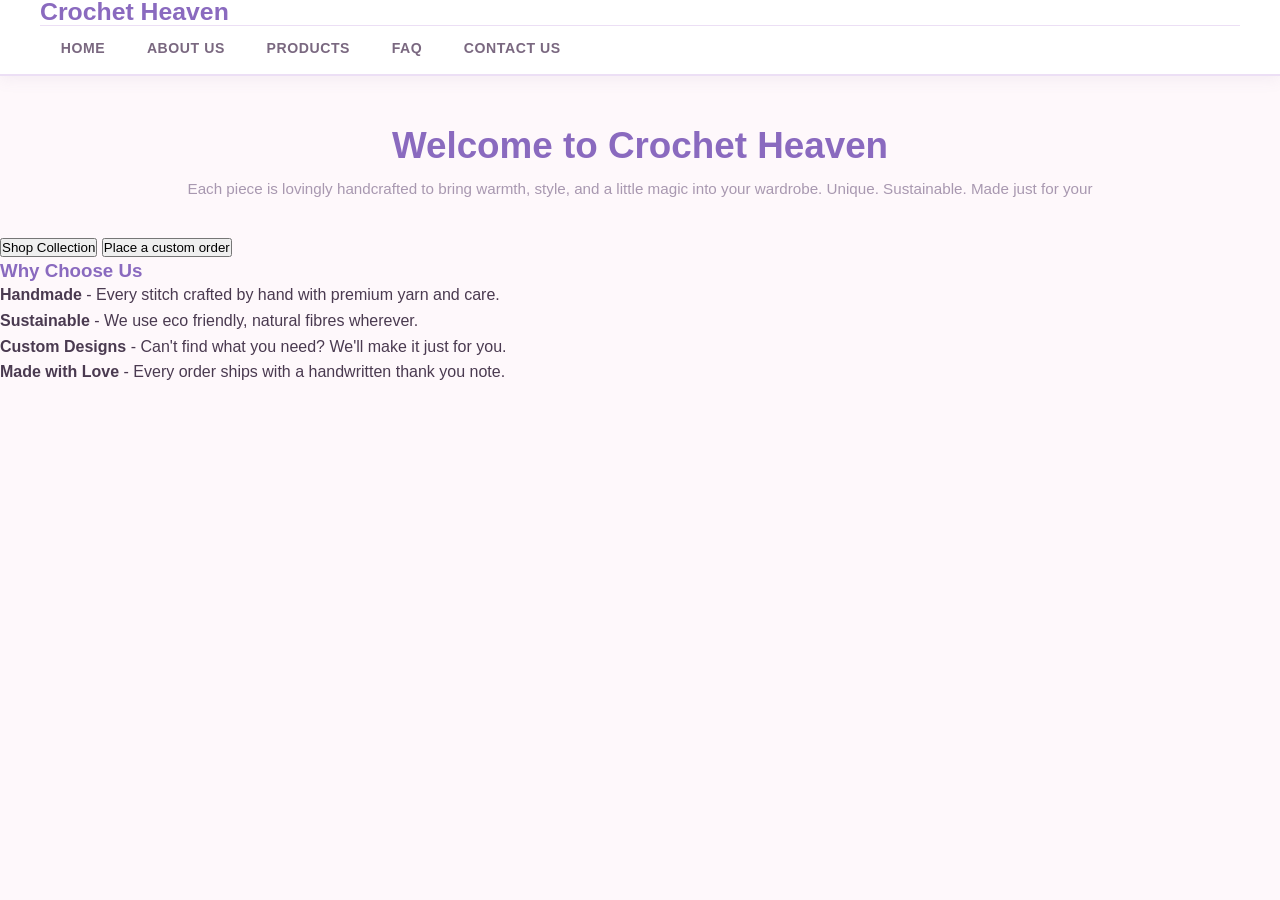
<file: index.html>
<!DOCTYPE html>
<html lang="en">
<head>
    <meta charset="UTF-8" />
    <meta name="viewport" content="width=device-width, initial-scale=1.0" />
    <link rel="stylesheet" href="./style.css" />
    <title>Home - Crochet Heaven</title>
</head>
<body>
    <header>
        <h1>Crochet Heaven</h1>
        <nav>
            <ul>
                <li><a href="./index.html">Home</a></li>
                <li><a href="./about.html">About Us</a></li>
                <li><a href="./products.html">Products</a></li>
                <li><a href="./FAQ.html">FAQ</a></li>
                <li><a href="./contactus.html">Contact Us</a></li>
            </ul>
        </nav>
    </header>
    <!--Section-->
    <section>
        <h2> Welcome to Crochet Heaven</h2>
        <p>Each piece is lovingly handcrafted to bring warmth, style, and a little magic into your wardrobe. Unique. Sustainable. Made just for your</p>
        <a  href="./products.html"><button>Shop Collection</button></a>
        <a  href="./products.html"><button>Place a custom order</button></a>
        <h3>Why Choose Us</h3>
        <ul>
            <li><strong>Handmade</strong> - Every stitch crafted by hand with premium yarn and care.</li>
            <li><strong>Sustainable</strong> - We use eco friendly, natural fibres wherever.</li>   
            <li><strong>Custom Designs</strong> - Can't find what you need? We'll make it just for you.</li> 
            <li><strong>Made with Love</strong> - Every order ships with a handwritten thank you note.</li>
        </ul>
    </section>
</body>
    
</html>
</file>
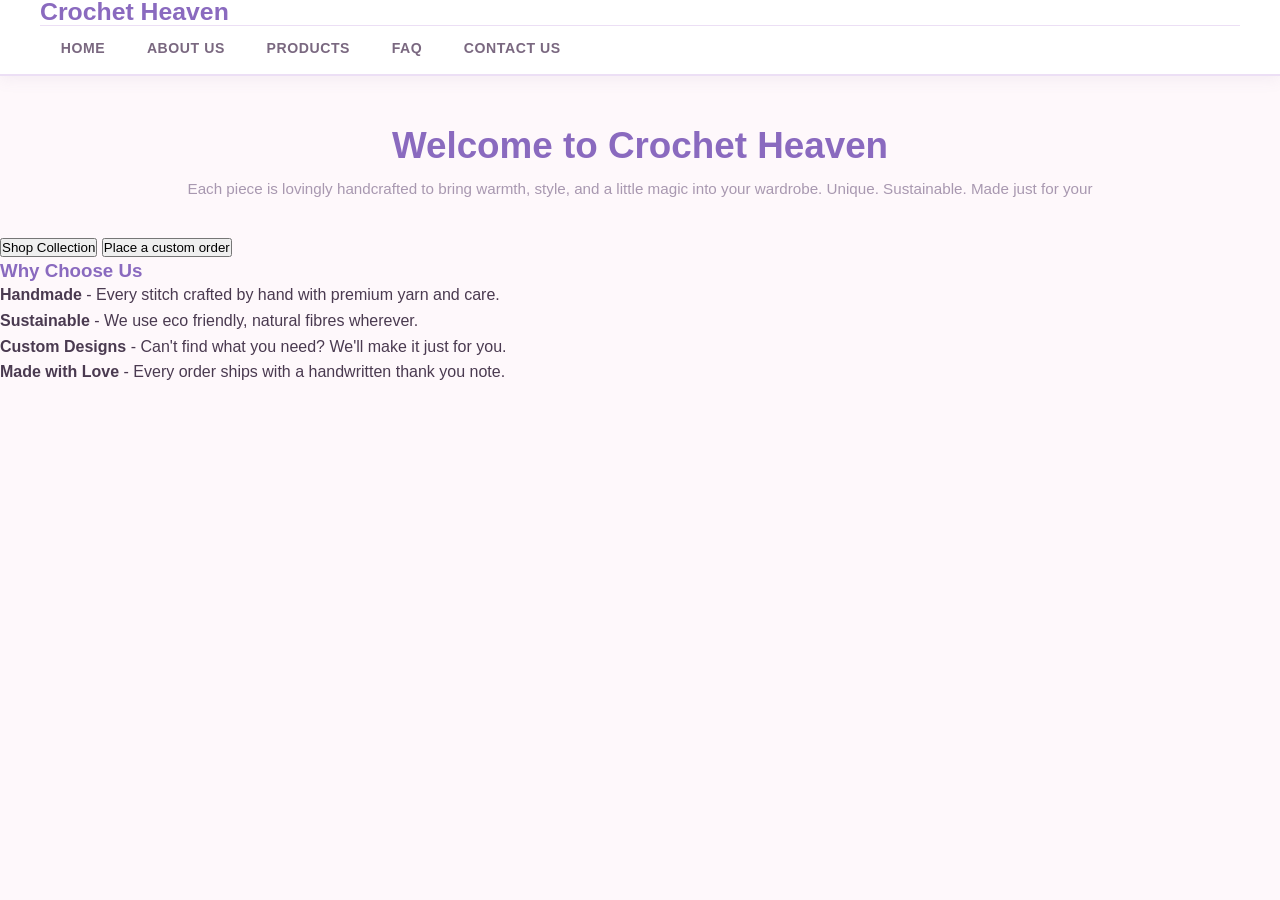
<file: WEDE5020SibahleGumle/index.html>
<!DOCTYPE html>
<html lang="en">
<head>
    <meta charset="UTF-8" />
    <meta name="viewport" content="width=device-width, initial-scale=1.0" />
    <link rel="stylesheet" href="./CSS/style.css" />
    <title>Home - Crochet Heaven</title>
</head>
<body>
    <header>
        <h1>Crochet Heaven</h1>
        <nav>
            <ul>
                <li><a href="./index.html">Home</a></li>
                <li><a href="./about.html">About Us</a></li>
                <li><a href="./products.html">Products</a></li>
                <li><a href="./FAQ.html">FAQ</a></li>
                <li><a href="./contactus.html">Contact Us</a></li>
            </ul>
        </nav>
    </header>
    <!--Section-->
    <section>
        <h2> Welcome to Crochet Heaven</h2>
        <p>Each piece is lovingly handcrafted to bring warmth, style, and a little magic into your wardrobe. Unique. Sustainable. Made just for your</p>
        <a  href="./products.html"><button>Shop Collection</button></a>
        <a  href="./products.html"><button>Place a custom order</button></a>
        <h3>Why Choose Us</h3>
        <ul>
            <li><strong>Handmade</strong> - Every stitch crafted by hand with premium yarn and care.</li>
            <li><strong>Sustainable</strong> - We use eco friendly, natural fibres wherever.</li>   
            <li><strong>Custom Designs</strong> - Can't find what you need? We'll make it just for you.</li> 
            <li><strong>Made with Love</strong> - Every order ships with a handwritten thank you note.</li>
        </ul>
    </section>
</body>
    
</html>
</file>
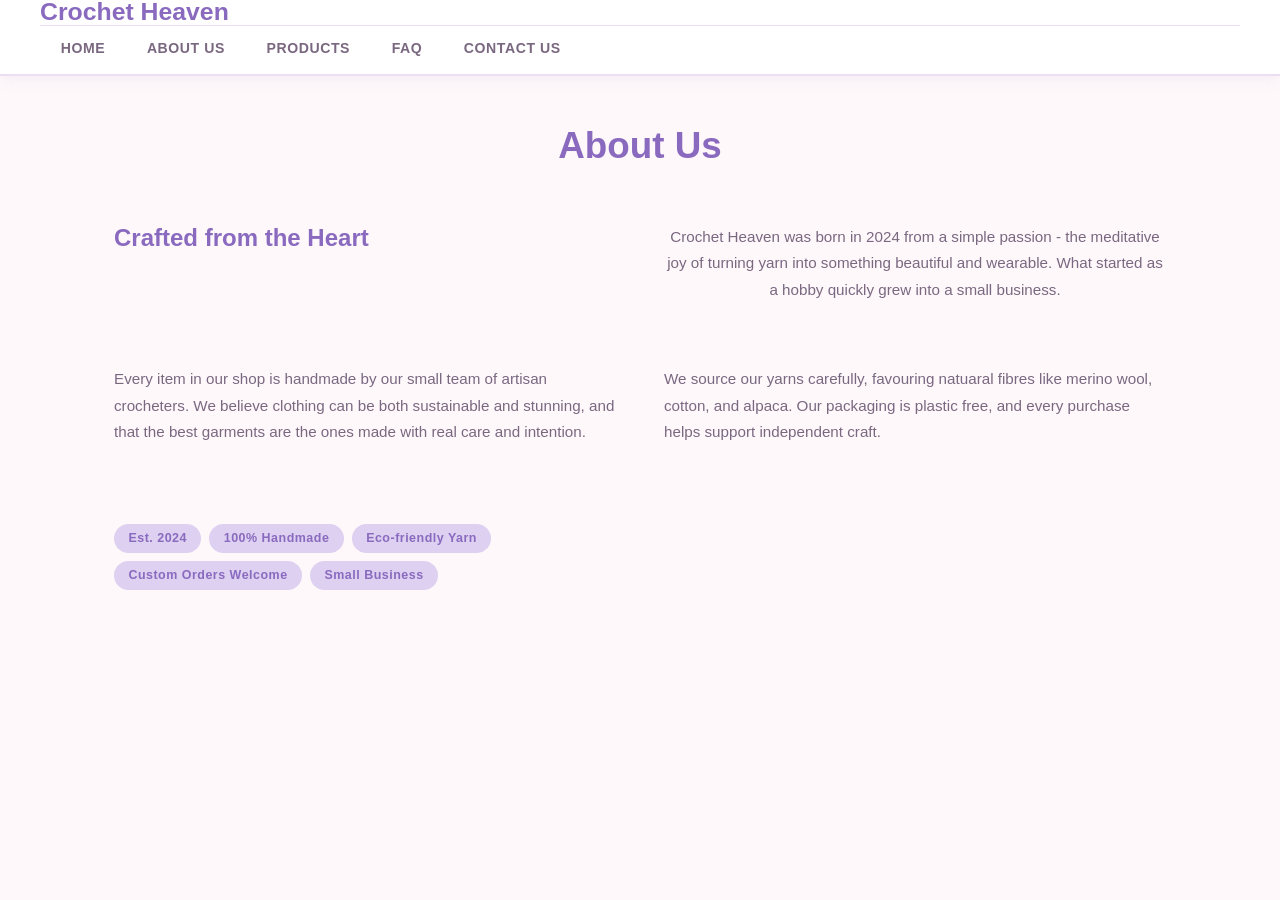
<file: about.html>
<!DOCTYPE html>
<html lang="en">
<head>
    <meta charset="UTF-8" />
    <meta name="viewport" content="width=device-width, initial-scale=1.0" />
    <link rel="stylesheet" href="./style.css" />
    <title>About Us - Crochet Heaven</title>
</head>
<body>
    <header>
            <h1>Crochet Heaven</h1>
            <nav>
                <ul>
                    <li><a href="./index.html">Home</a></li>
                    <li><a href="./about.html">About Us</a></li>
                    <li><a href="./products.html">Products</a></li>
                    <li><a href="./FAQ.html">FAQ</a></li>
                    <li><a href="./contactus.html">Contact Us</a></li>
                </ul>
            </nav>
        </header>

    <main>
        <section id="about">
            <h2>About Us</h2>
            <h3>Crafted from the Heart</h3>
            <p>Crochet Heaven was born in 2024 from a simple passion - the meditative joy of turning yarn into something beautiful and wearable. What started as a hobby quickly grew into a small business.</p>
            <p>Every item in our shop is handmade by our small team of artisan crocheters. We believe clothing can be both sustainable and stunning, and that the best garments are the ones made with real care and intention.</p>
            <p>We source our yarns carefully, favouring natuaral fibres like merino wool, cotton, and alpaca. Our packaging is plastic free, and every purchase helps support independent craft.</p>
            <ul>
                <li>Est. 2024</li>
                <li>100% Handmade</li>
                <li>Eco-friendly Yarn</li>
                <li>Custom Orders Welcome</li>
                <li>Small Business</li>
            </ul>
        </section>
    </main>
</body>
</html>
</file>
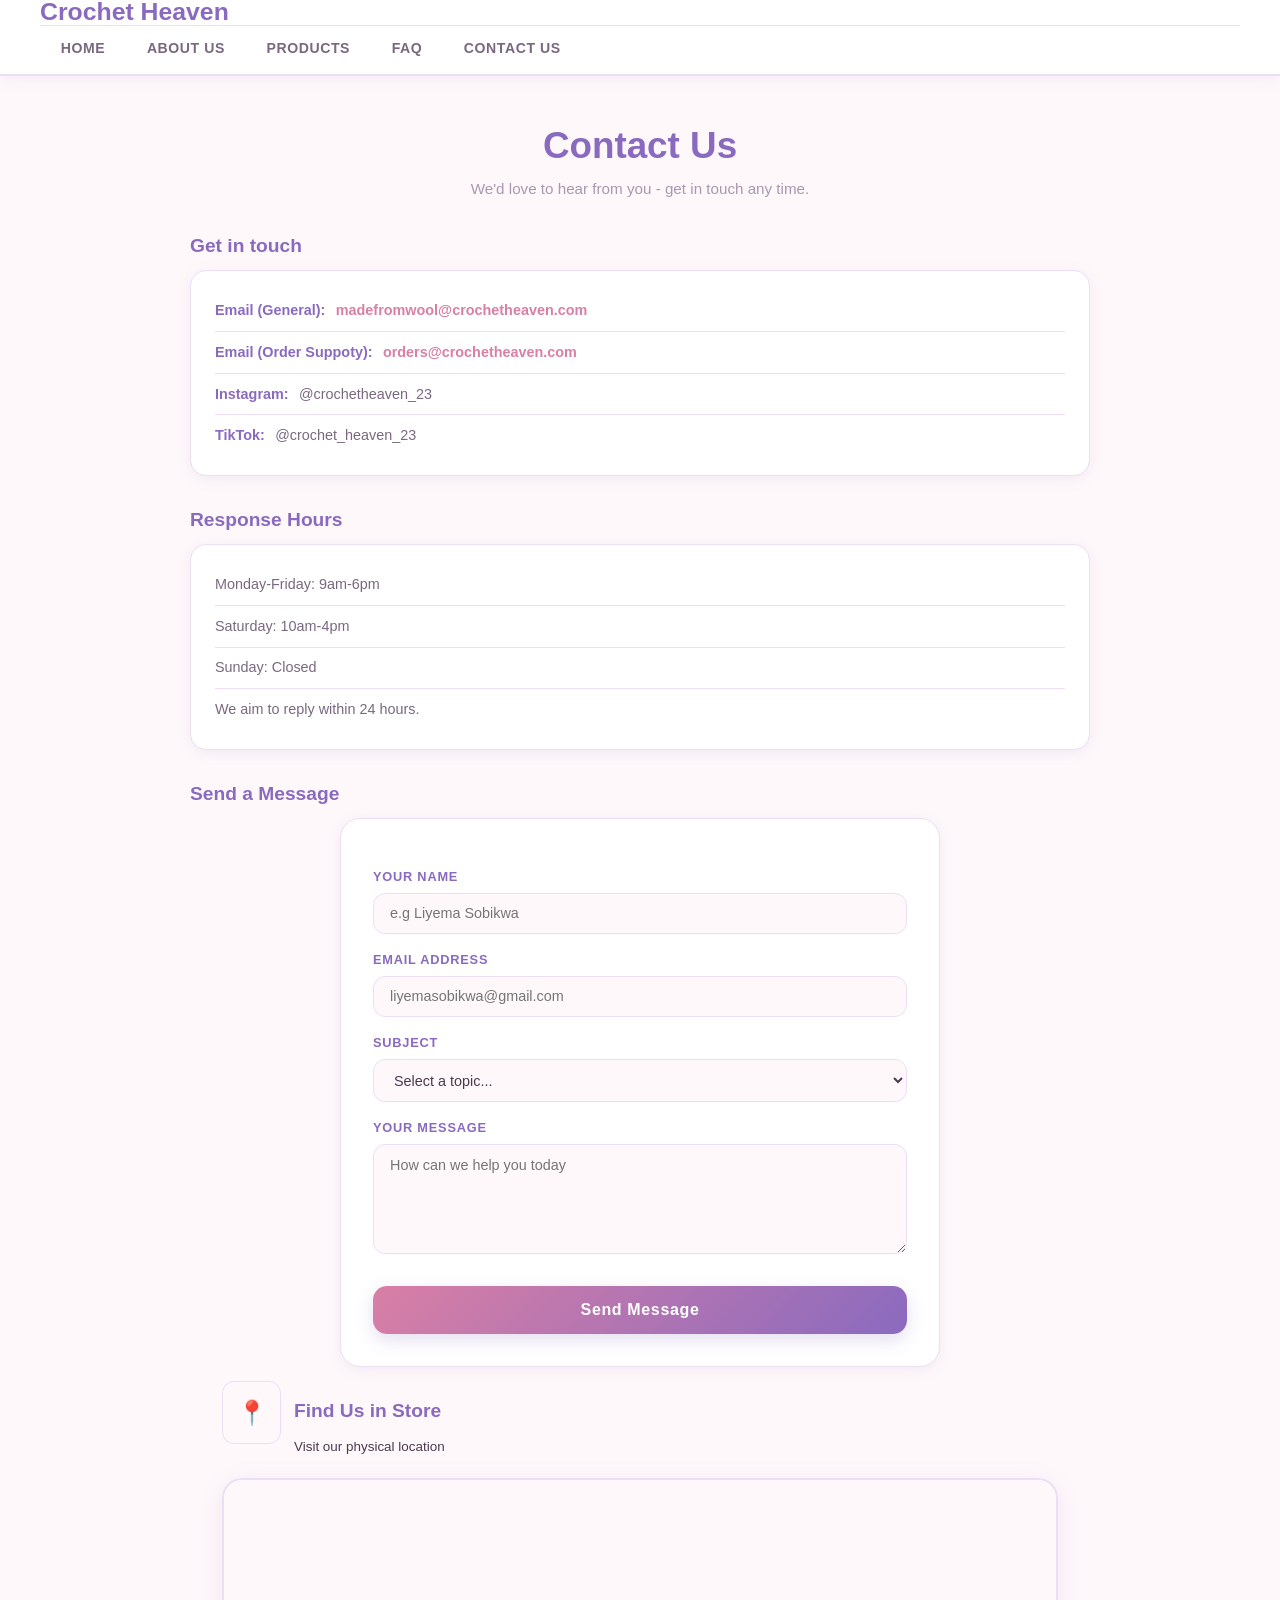
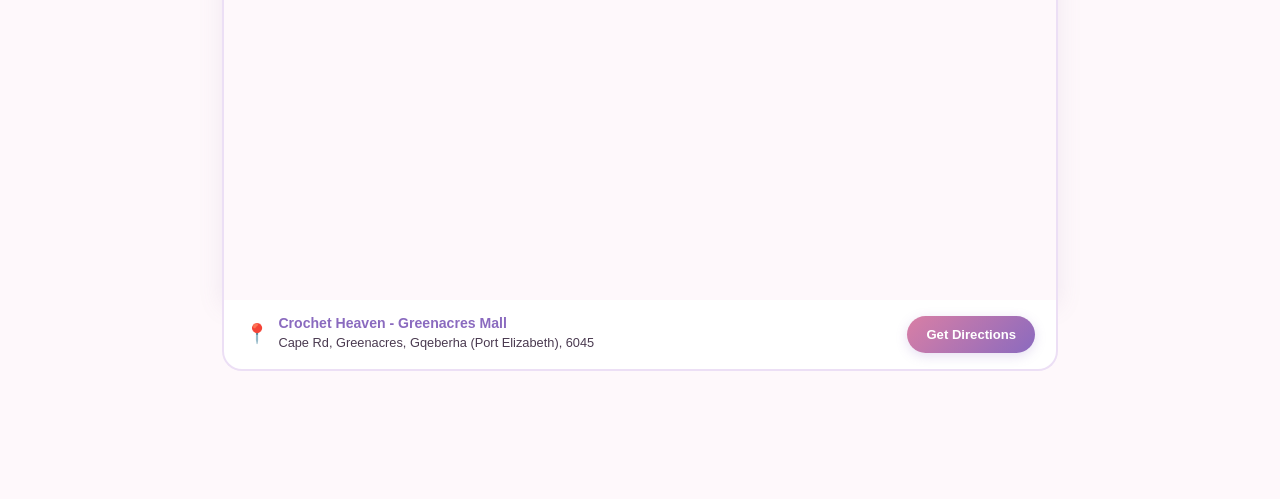
<file: contactus.html>
<!DOCTYPE html>
<html lang="en">
<head>
    <meta charset="UTF-8" />
    <meta name="viewport" content="width=device-width, initial-scale=1.0" />
    <link rel="stylesheet" href="./style.css" />
    <title>Contact Us - Crochet Heaven</title>
</head>

<body>
    <header>
        <h1>Crochet Heaven</h1>
        <nav>
            <ul>
                <li><a href="./index.html">Home</a></li>
                <li><a href="./about.html">About Us</a></li>
                <li><a href="./products.html">Products</a></li>
                <li><a href="./FAQ.html">FAQ</a></li>
                <li><a href="./contactus.html">Contact Us</a></li>
            </ul>
        </nav>
    </header>

    <main>
        <section id="contact">
    <h2>Contact Us</h2>
    <p>We'd love to hear from you - get in touch any time.</p>

    <h3>Get in touch</h3>
    <ul>
        <li><strong>Email (General):</strong> <a href="mailto:madefromwool@crochetheaven.com">madefromwool@crochetheaven.com</a></li>
        <li><strong>Email (Order Suppoty):</strong> <a href="mailto:orders@crochetheaven.com">orders@crochetheaven.com</a></li>
        <li><strong>Instagram:</strong> @crochetheaven_23</li>
        <li><strong>TikTok:</strong> @crochet_heaven_23</li>
    </ul>
    <h3>Response Hours</h3>
    <ul>
        <li>Monday-Friday: 9am-6pm</li>
        <li>Saturday: 10am-4pm</li>
        <li>Sunday: Closed</li>
        <li>We aim to reply within 24 hours.</li>
    </ul>

    <h3>Send a Message</h3>
    <form action="#" method="post">

        <label for="contact-name">Your Name</label></br />
        <input type="text" id="contact-name" name="name" placeholder="e.g Liyema Sobikwa" required /><br /><br />

        <label for="contact-email">Email Address</label><br />
        <input type="email" id="contact-email" name="email" placeholder="liyemasobikwa@gmail.com" required /><br /><br />

        <label for="contact-subject">Subject</label>
        <select id="contact-subject" name="subject">
            <option value="">Select a topic...</option>
            <option>General Enquiry</option>
            <option>Order Update</option>
            <option>Custom Order Question</option>
            <option>Returns &amp; Exchanges</option>
            <option>Wholesale / Collaboration</option>
            <option>Other</option>
        </select><br /><br />

        <label for="contact-message">Your Message</label><br />
        <textarea id="contact-message" name="Message" rows="5" cols="40" placeholder="How can we help you today"></textarea><br /><br />
        

        <button type="submit">Send Message</button>
    </form>
    
    <div class="map-section">
        <div class="map-header">
            <div class="map-pin-badge">📍</div>
            <div>
                <h3>Find Us in Store</h3>
                <p>Visit our physical location</p>
            </div>
        </div>
        
        <div class="map-container">
            <iframe
                src="https://www.google.com/maps/embed?pb=!1m18!1m12!1m3!1d3318.839517564062!2d25.60916599999999!3d-33.96111!2m3!1f0!2f0!3f0!3m2!1i1024!2i768!4f13.1!3m3!1m2!1s0x1e7a4e4e4e4e4e4f%3A0x1e7a4e4e4e4e4e4f!2sGreenacres%20Mall!5e0!3m2!1sen!2sza!4v1686000000000"
                allowfullscreen=""
                loading="lazy"
                referrerpolicy="no-referrer-when-downgrade"
                title="Greenacres Mall, Gqeberha">
            </iframe>
        </div>
        
        <div class="map-footer">
            <div class="map-address">
                <span>📍</span>
                <div>
                    <h4>Crochet Heaven - Greenacres Mall</h4>
                    <p>Cape Rd, Greenacres, Gqeberha (Port Elizabeth), 6045</p>
                </div>
            </div>
            <a href="https://maps.app.goo.gl/o64NDtRXvj7MPr3e8" target="_blank" rel="noopener" class="btn-directions">
                Get Directions
            </a>
        </div>
    </div>
    
    </section>
    </main>
</body>
</html>
</file>
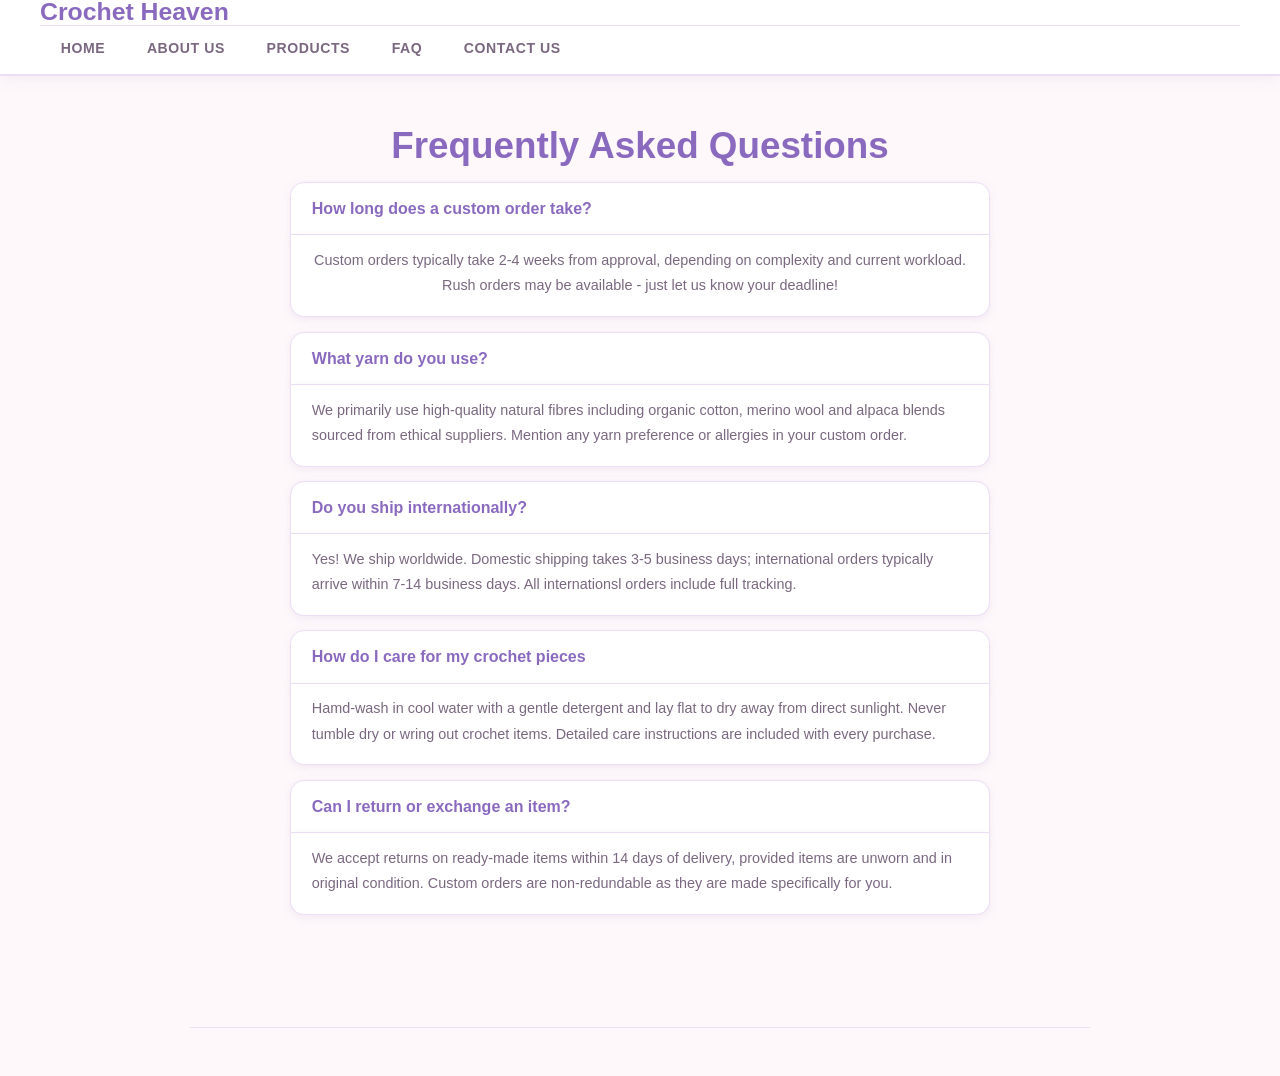
<file: FAQ.html>
<!DOCTYPE html>
<html lang="en">
<head>
    <meta charset="UTF-8" />
    <meta name="viewport" content="width=device-width, initial-scale=1.0">
    <link rel="stylesheet" href="./style.css" />
    <title>FAQ - Crochet Heaven</title>
</head>

<body>
    <header>
        <h1>Crochet Heaven</h1>
        <nav>
            <ul>
                <li><a href="./index.html">Home</a></li>
                <li><a href="./about.html">About Us</a></li>
                <li><a href="./products.html">Products</a></li>
                <li><a href="./FAQ.html">FAQ</a></li>
                <li><a href="./contactus.html">Contact Us</a></li>
            </ul>
        </nav>
    </header>

    <main>
        <section id="faq">
            <h2>Frequently Asked Questions</h2>
            <h3>How long does a custom order take?</h3>
            <p>Custom orders typically take 2-4 weeks from approval, depending on complexity and current workload. Rush orders may be available - just let us know your deadline!</p>

            <h3>What yarn do you use?</h3>
            <p>We primarily use high-quality natural fibres including organic cotton, merino wool and alpaca blends sourced from ethical suppliers. Mention any yarn preference or allergies in your custom order.</p>

            <h3>Do you ship internationally?</h3>
            <p>Yes! We ship worldwide. Domestic shipping takes 3-5 business days; international orders typically arrive within 7-14 business days. All internationsl orders include full tracking.</p>

            <h3>How do I care for my crochet pieces</h3>
            <p>Hamd-wash in cool water with a gentle detergent and lay flat to dry away from direct sunlight. Never tumble dry or wring out crochet items. Detailed care instructions are included with every purchase.</p>
            <h3>Can I return or exchange an item?</h3>
            <p>We accept returns on ready-made items within 14 days of delivery, provided items are unworn and in original condition. Custom orders are non-redundable as they are made specifically for you.</p>
        </section>
    </main> 
    <hr /> 
</html>
</file>
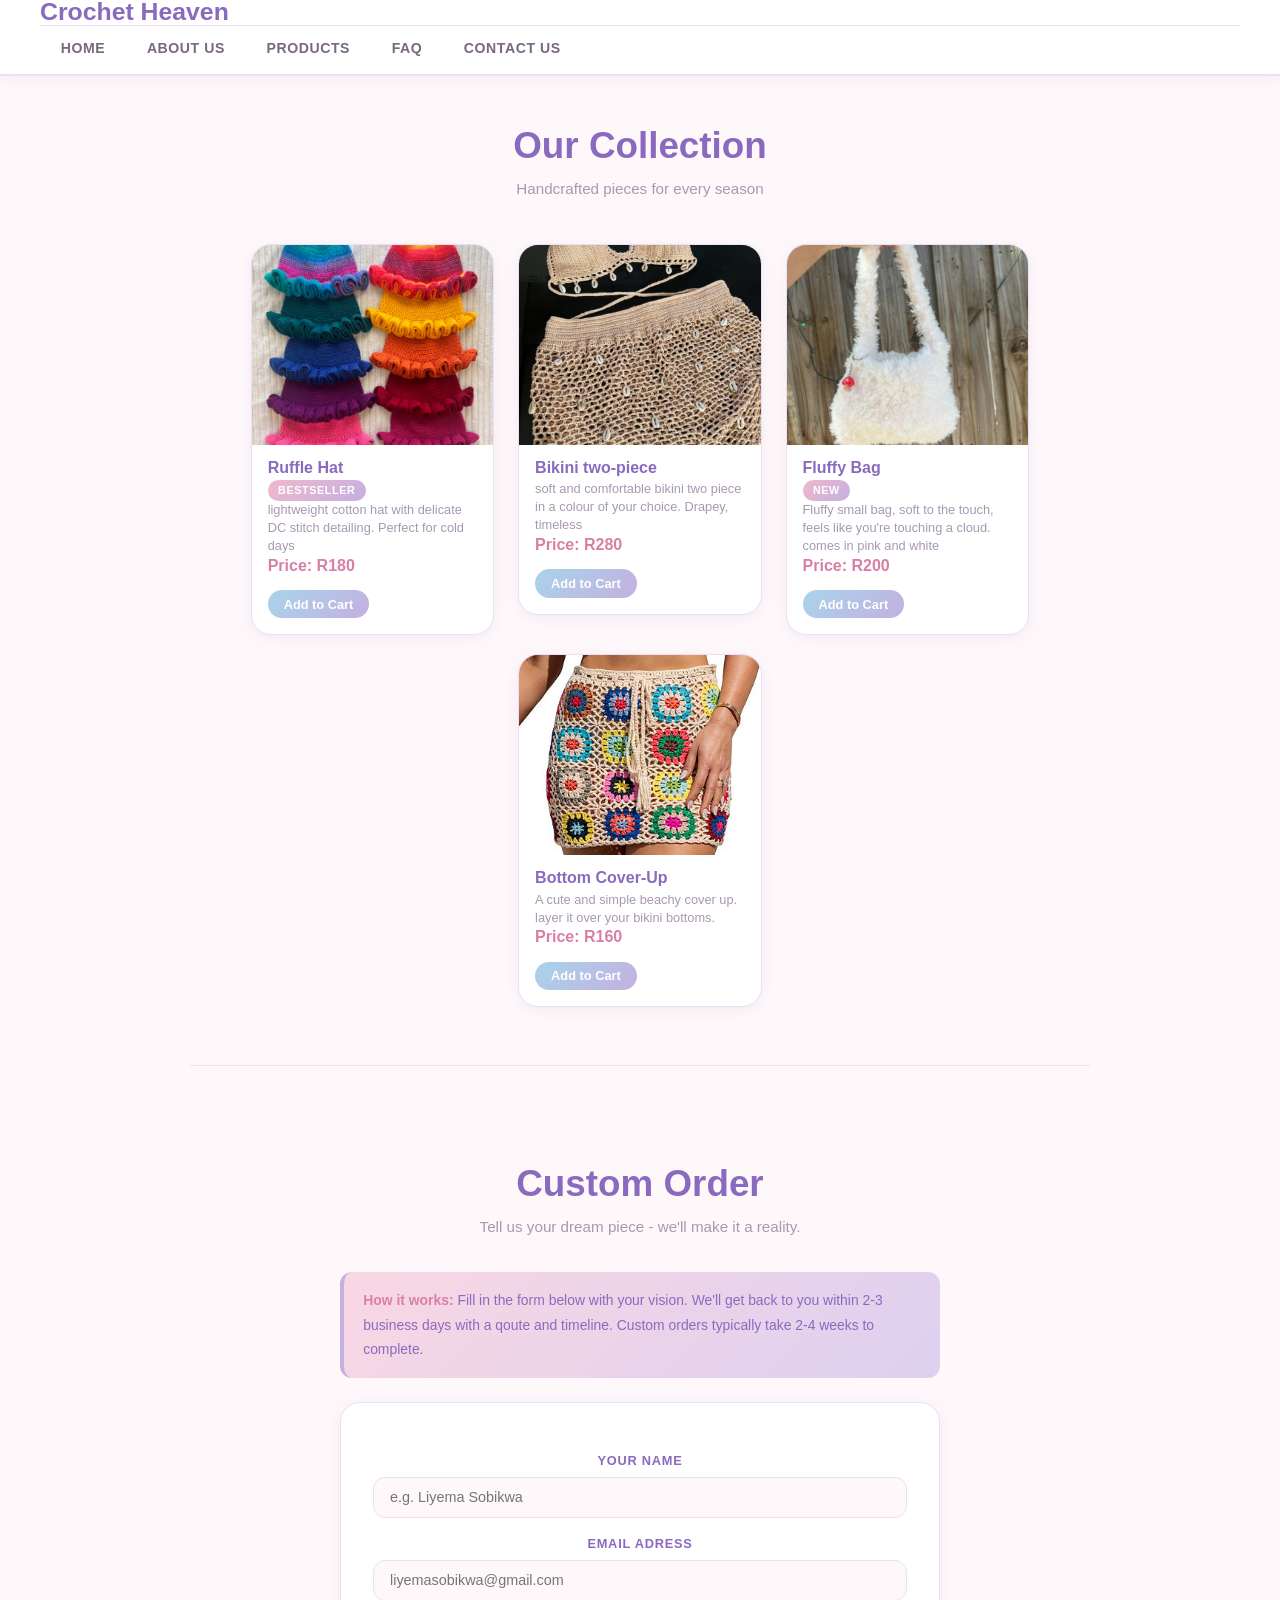
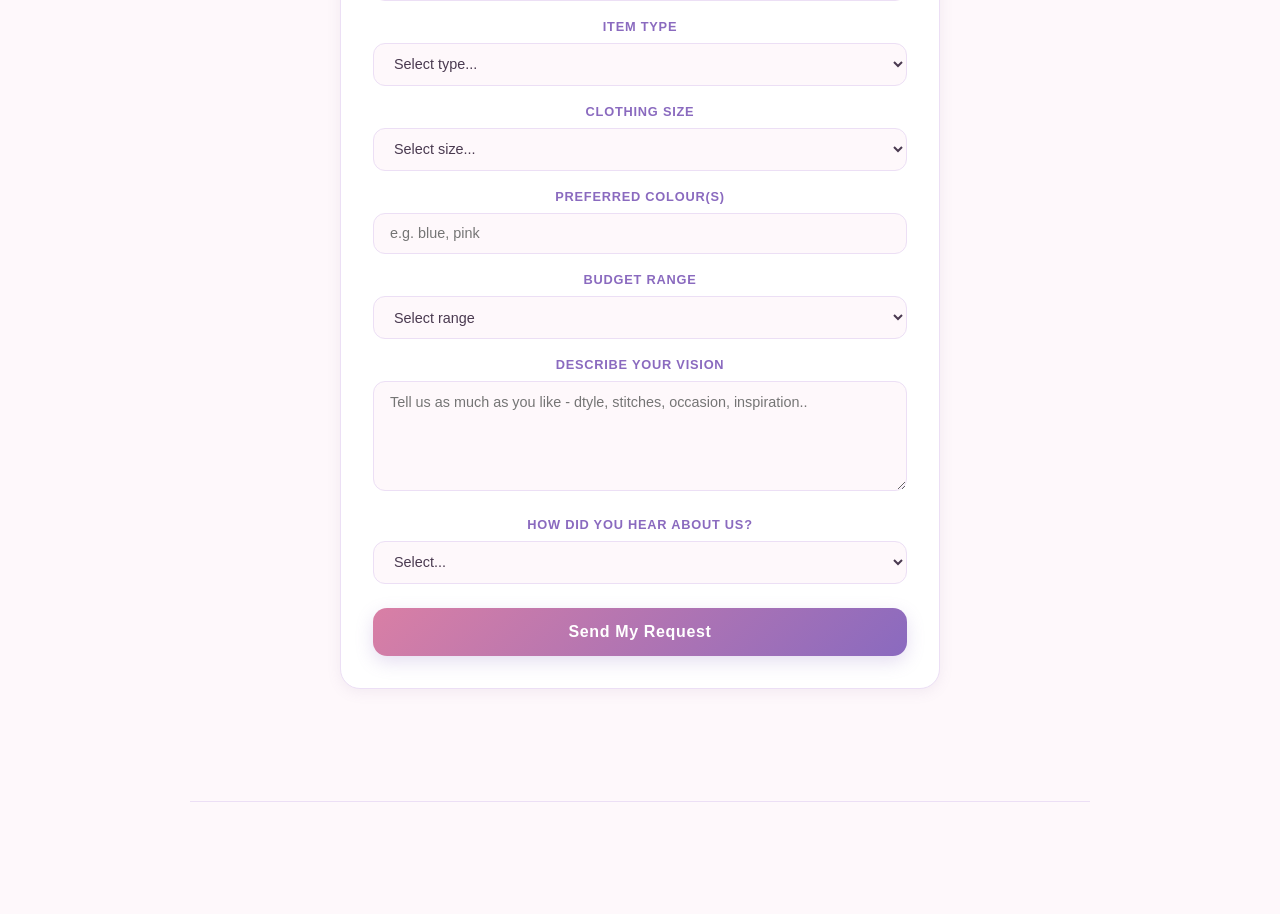
<file: products.html>
<!DOCTYPE html>
<html lang="en">
    <head>
        <meta charset="UTF-8" />
        <meta name="viewport" content="width=device-width, initial-scale=1.0" />
        <link rel="stylesheet" href="./style.css" />
        <title>Products - Crochet Heaven</title>
    </head>
    <body>
        <header>
            <h1>Crochet Heaven</h1>
            <nav>
                <ul>
                    <li><a href="./index.html">Home</a></li>
                    <li><a href="./about.html">About Us</a></li>
                    <li><a href="./products.html">Products</a></li>
                    <li><a href="./FAQ.html">FAQ</a></li>
                    <li><a href="./contactus.html">Contact Us</a></li>
                </ul>
            </nav>
        </header>

        <main>
            <section id="products">
                    <h2>Our Collection</h2>
                    <p>Handcrafted pieces for every season</p>
                    <article>
                        <img src="./WEDE5020SibahleGumle/assets/images/rufflehat.avif" alt="Ruffle Hat" width="200" />
                        <h3>Ruffle Hat</h3>
                        <p><strong>BESTSELLER</strong></p>
                        <p>lightweight cotton hat with delicate DC stitch detailing. Perfect for cold days</p>
                        <p><strong>Price: R180</strong></p>
                        <button>Add to Cart</button>
                    </article>
                    
                    <article>
                        <img src="./WEDE5020SibahleGumle/assets/images/bikinitwopiece.jpg" alt="Bikini two-piece" width="200"/>
                        <h3>Bikini two-piece</h3>
                        <p>soft and comfortable bikini two piece in a colour of your choice. Drapey, timeless</p>
                        <p><strong>Price: R280</strong></p>
                        <button>Add to Cart</button>
                    </article>

                    <article>
                        <img src="./WEDE5020SibahleGumle/assets/images/fluffybag.webp" alt="Fluffy Bag" width="200"/>
                        <h3>Fluffy Bag</h3>
                        <p><strong>NEW</strong></p>
                        <p>Fluffy small bag, soft to the touch, feels like you're touching a cloud. comes in pink and white</p>
                        <p><strong>Price: R200</strong></p>
                        <button>Add to Cart</button>
                    </article>

                    <article>
                        <img src="./WEDE5020SibahleGumle/assets/images/bottomcoverup.jpg" alt="bottom cover-up" width="200"/>
                        <h3>Bottom Cover-Up</h3>
                        <p>A cute and simple beachy cover up. layer it over your bikini bottoms.</p>
                        <p><strong>Price: R160</strong></p>
                        <button>Add to Cart</button>
                    </article>
                    
                    <hr />
            <section id="custom">
                <h2>Custom Order</h2>
                <p> Tell us your dream piece - we'll make it a reality.</p>
                <p><strong>How it works:</strong> Fill in the form below with your vision. We'll get back to you within 2-3 business days with a qoute and timeline. Custom orders typically take 2-4 weeks to complete.</p>

                <form action="#" method="post">
                    <label for="name">Your Name</label><br />
                    <input type="text" id="name" name="name" placeholder="e.g. Liyema Sobikwa" required /><br /><br />

                    <label for="email">Email Adress</label><br />
                    <input type="email" id="email" name="email" placeholder="liyemasobikwa@gmail.com" required /><br /><br />

                    <label for="item-type"> Item Type</label><br />
                    <select id="item-type" name="item-type">
                        <option value="">Select type...</option>
                        <option>Top / Crop Top</option>
                        <option>Cardigan / Jacket</option>
                        <option>Skirt</option>
                        <option>Beach wear</option>
                        <option>Dress</option>
                        <option>Bag / Tote</option>
                        <option>Scarf</option>
                        <option>Other</option>
                    </select><br /><br />

                    <label for="size">Clothing Size</label><br />
                    <select id="size" name="size">
                        <option value="">Select size...</option>
                        <option>XS</option>
                        <option>S</option>
                        <OPTION>M</OPTION>
                        <OPTION>L</OPTION>
                        <OPTION>XL</OPTION>
                        <OPTION>XXL</OPTION>
                        <OPTION>Custom measurements</OPTION>
                    </select><br /><br />
                    <label for="colour">Preferred Colour(s)</label><br />
                    <input type="text" id="colour" name="colour" placeholder="e.g. blue, pink"/><br /><br />

                    <label for="budget">Budget Range</label><br />
                    <select id="budget" name="budget">
                        <option value="">Select range</option>
                        <option>R100-R200</option>
                        <OPTION>R201-R300</OPTION>
                        <OPTION>R301-400</OPTION>
                        <OPTION>R401-500</OPTION>
                        <OPTION>R501-R600</OPTION>
                        <OPTION>R601+</OPTION>
                    </select><br /><br />

                    <label for="description">Describe Your Vision</label><br />
                    <textarea id="description" name="description" rowa="5" cols="40" placeholder="Tell us as much as you like - dtyle, stitches, occasion, inspiration.."></textarea><br /><br />

                    <label for="referral">How did you hear about us?</label><br />
                    <select id="referral" name="referral">
                        <option value="">Select...</option>
                        <option>Instagram</option>
                        <OPTION>TikTok</OPTION>
                        <option>Word of mouth</option>
                        <option>Other</option>

                    </select>
                    <br /><br />
                    <button type="submit">Send My Request</button>

                </form>
            </section>

            <hr />
        </main>

    </body>
      

</html>
</file>
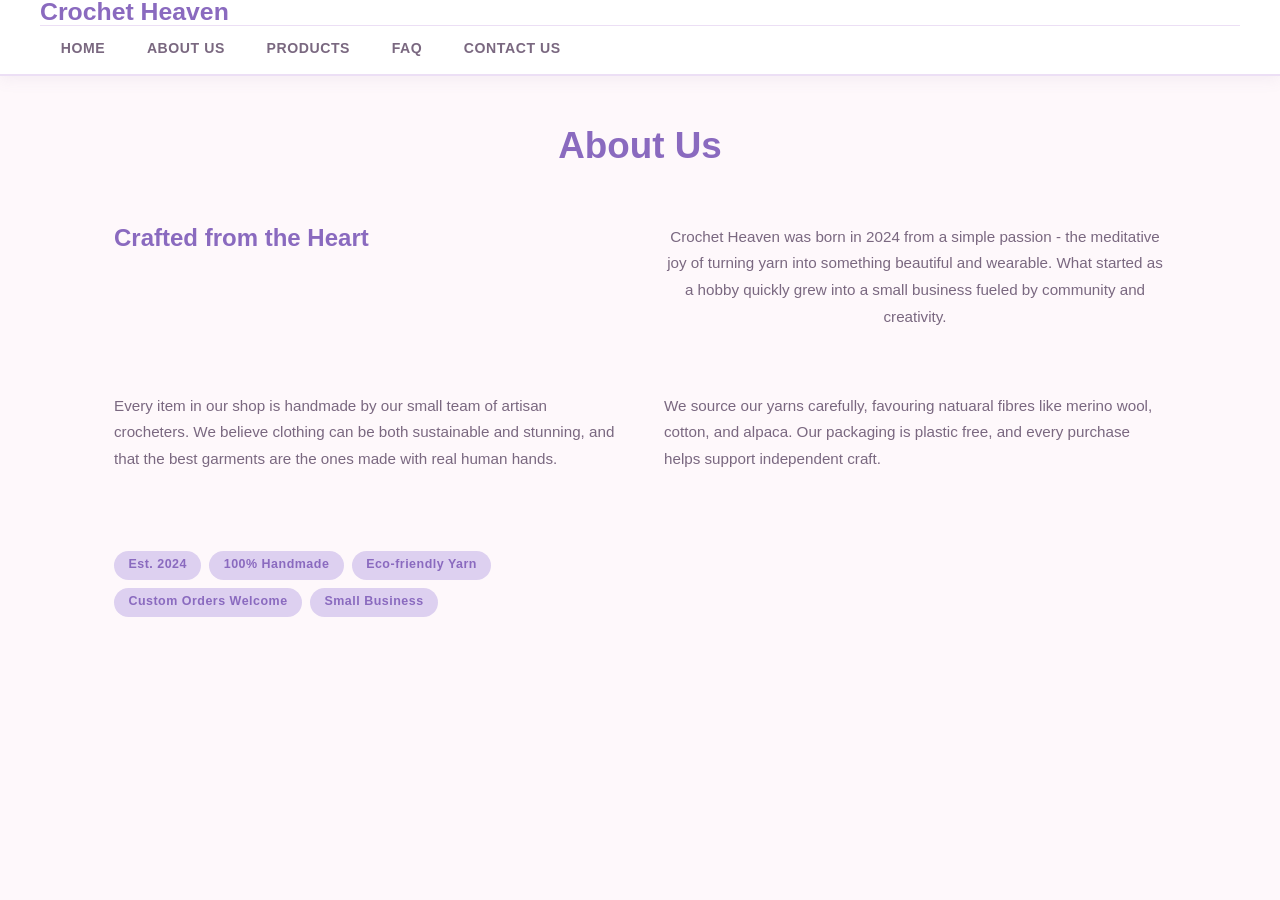
<file: WEDE5020SibahleGumle/pages/about.html>
<!DOCTYPE html>
<html lang="en">
<head>
    <meta charset="UTF-8" />
    <meta name="viewport" content="width=device-width, initial-scale=1.0" />
    <link rel="stylesheet" href="./CSS/style.css" />
    <title>About Us - Crochet Heaven</title>
</head>
<body>
    <header>
            <h1>Crochet Heaven</h1>
            <nav>
                <ul>
                    <li><a href="./index.html">Home</a></li>
                    <li><a href="./about.html">About Us</a></li>
                    <li><a href="./products.html">Products</a></li>
                    <li><a href="./FAQ.html">FAQ</a></li>
                    <li><a href="./contactus.html">Contact Us</a></li>
                </ul>
            </nav>
        </header>

    <main>
        <section id="about">
            <h2>About Us</h2>
            <h3>Crafted from the Heart</h3>
            <p>Crochet Heaven was born in 2024 from a simple passion - the meditative joy of turning yarn into something beautiful and wearable. What started as a hobby quickly grew into a small business fueled by community and creativity.</p>
            <p>Every item in our shop is handmade by our small team of artisan crocheters. We believe clothing can be both sustainable and stunning, and that the best garments are the ones made with real human hands.</p>
            <p>We source our yarns carefully, favouring natuaral fibres like merino wool, cotton, and alpaca. Our packaging is plastic free, and every purchase helps support independent craft.</p>
            <ul>
                <li>Est. 2024</li>
                <li>100% Handmade</li>
                <li>Eco-friendly Yarn</li>
                <li>Custom Orders Welcome</li>
                <li>Small Business</li>
            </ul>
        </section>
    </main>
</body>
</html>
</file>
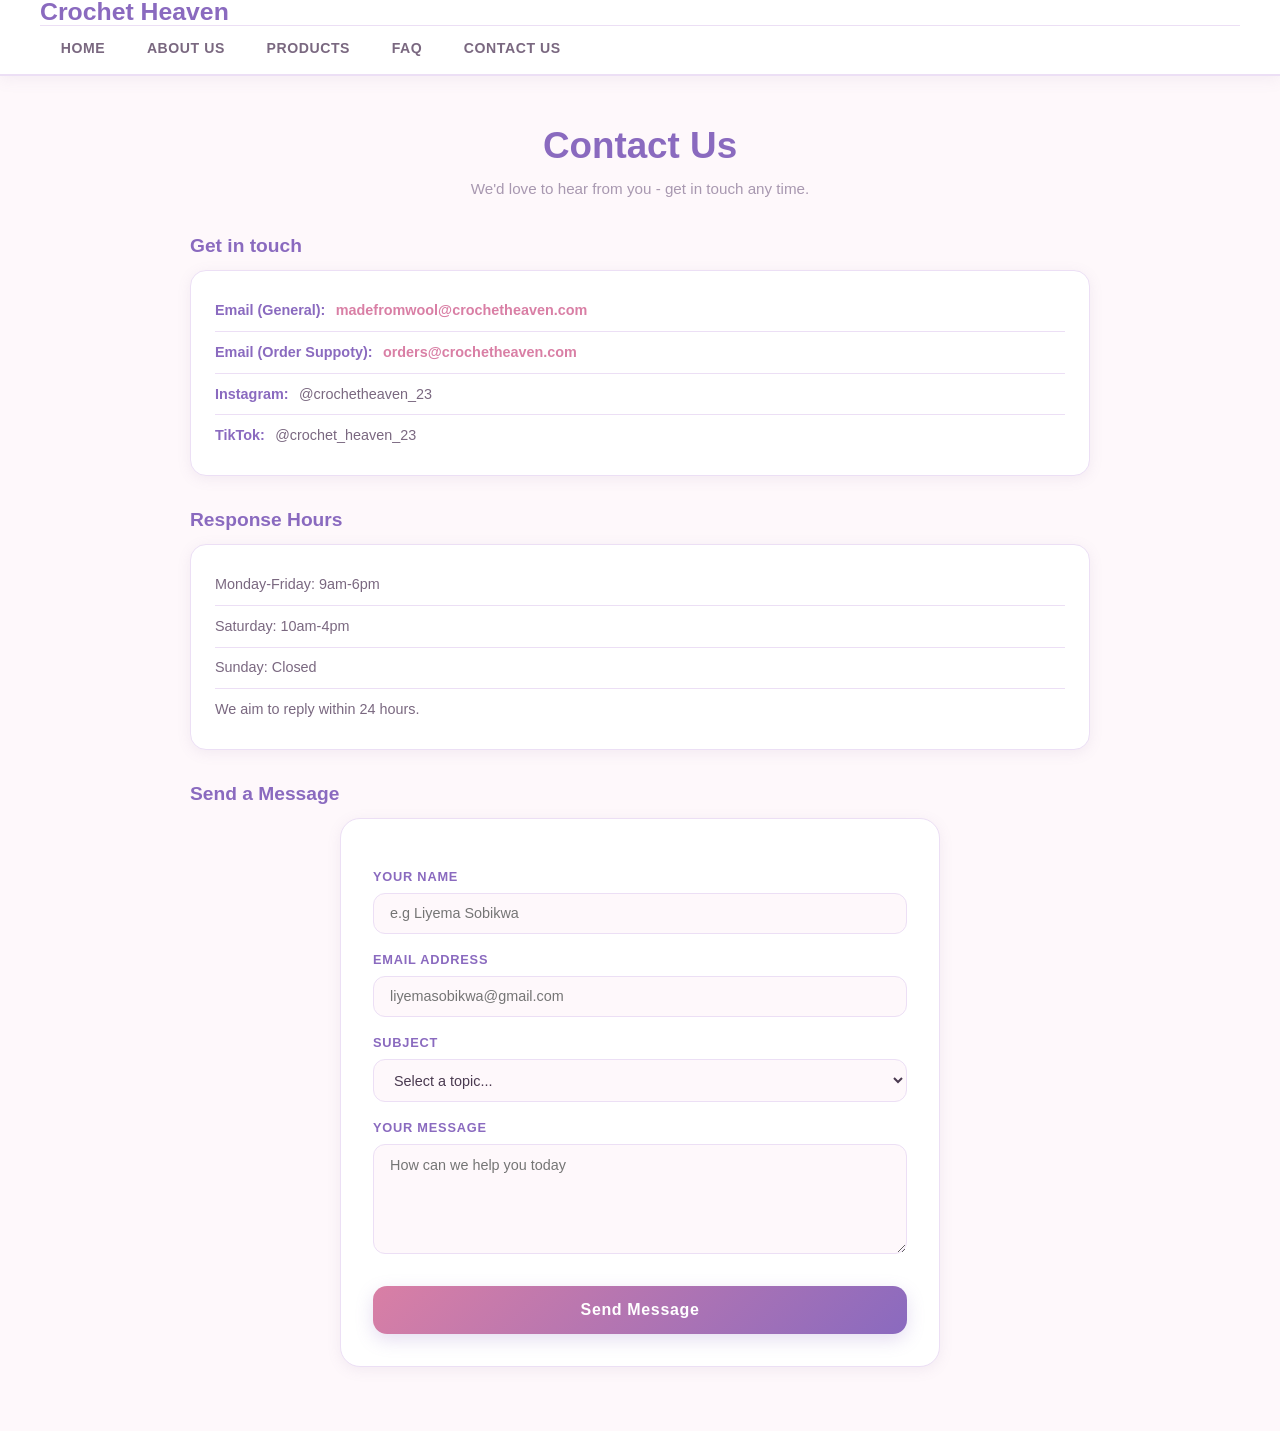
<file: WEDE5020SibahleGumle/pages/contactus.html>
<!DOCTYPE html>
<html lang="en">
<head>
    <meta charset="UTF-8" />
    <meta name="viewport" content="width=device-width, initial-scale=1.0" />
    <link rel="stylesheet" href="./CSS/style.css" />
    <title>Contact Us - Crochet Heaven</title>
</head>

<body>
    <header>
        <h1>Crochet Heaven</h1>
        <nav>
            <ul>
                <li><a href="./index.html">Home</a></li>
                <li><a href="./about.html">About Us</a></li>
                <li><a href="./products.html">Products</a></li>
                <li><a href="./FAQ.html">FAQ</a></li>
                <li><a href="./contactus.html">Contact Us</a></li>
            </ul>
        </nav>
    </header>

    <main>
        <section id="contact">
    <h2>Contact Us</h2>
    <p>We'd love to hear from you - get in touch any time.</p>

    <h3>Get in touch</h3>
    <ul>
        <li><strong>Email (General):</strong> <a href="mailto:madefromwool@crochetheaven.com">madefromwool@crochetheaven.com</a></li>
        <li><strong>Email (Order Suppoty):</strong> <a href=mailto:orders@crochetheaven.com">orders@crochetheaven.com</a></li>
        <li><strong>Instagram:</strong> @crochetheaven_23</li>
        <li><strong>TikTok:</strong> @crochet_heaven_23</li>
    </ul>
    <h3>Response Hours</h3>
    <ul>
        <li>Monday-Friday: 9am-6pm</li>
        <li>Saturday: 10am-4pm</li>
        <li>Sunday: Closed</li>
        <li>We aim to reply within 24 hours.</li>
    </ul>

    <h3>Send a Message</h3>
    <form action="#" method="post">

        <label for="contact-name">Your Name</label></br />
        <input type="text" id="contact-name" name="name" placeholder="e.g Liyema Sobikwa" required /><br /><br />

        <label for="contact-email">Email Address</label><br />
        <input type="email" id="contact-email" name="email" placeholder="liyemasobikwa@gmail.com" required /><br /><br />

        <label for="contact-subject">Subject</label>
        <select id="contact-subject" name="subject">
            <option value="">Select a topic...</option>
            <option>General Enquiry</option>
            <option>Order Update</option>
            <option>Custom Order Question</option>
            <option>Returns &amp; Exchanges</option>
            <option>Wholesale / Collaboration</option>
            <option>Other</option>
        </select><br /><br />

        <label for="contact-message">Your Message</label><br />
        <textarea id="contact-message" name="Message" rows="5" cols="40" placeholder="How can we help you today"></textarea><br /><br />

        <button type="submit">Send Message</button>
    </form>
    </section>
    </main>
</body>
</html>
</file>
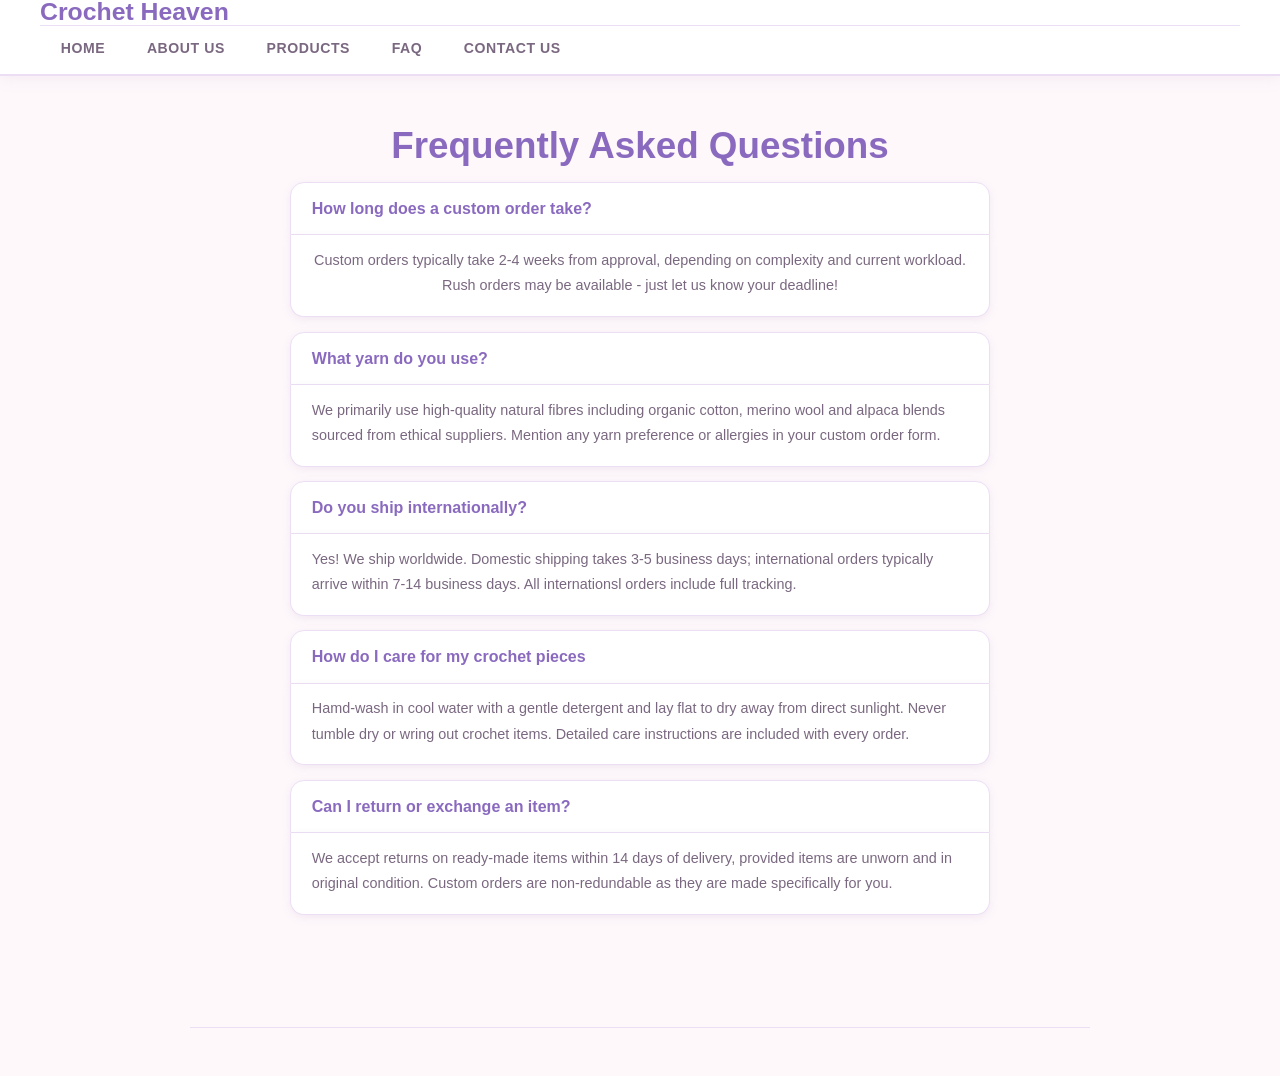
<file: WEDE5020SibahleGumle/pages/FAQ.html>
<!DOCTYPE html>
<html lang="en">
<head>
    <meta charset="UTF-8" />
    <meta name="viewport" content="width=device-width, initial-scale=1.0">
    <link rel="stylesheet" href="./CSS/style.css" />
    <title>FAQ - Crochet Heaven</title>
</head>

<body>
    <header>
        <h1>Crochet Heaven</h1>
        <nav>
            <ul>
                <li><a href="./index.html">Home</a></li>
                <li><a href="./about.html">About Us</a></li>
                <li><a href="./products.html">Products</a></li>
                <li><a href="./FAQ.html">FAQ</a></li>
                <li><a href="./contactus.html">Contact Us</a></li>
            </ul>
        </nav>
    </header>

    <main>
        <section id="faq">
            <h2>Frequently Asked Questions</h2>
            <h3>How long does a custom order take?</h3>
            <p>Custom orders typically take 2-4 weeks from approval, depending on complexity and current workload. Rush orders may be available - just let us know your deadline!</p>

            <h3>What yarn do you use?</h3>
            <p>We primarily use high-quality natural fibres including organic cotton, merino wool and alpaca blends sourced from ethical suppliers. Mention any yarn preference or allergies in your custom order form.</p>

            <h3>Do you ship internationally?</h3>
            <p>Yes! We ship worldwide. Domestic shipping takes 3-5 business days; international orders typically arrive within 7-14 business days. All internationsl orders include full tracking.</p>

            <h3>How do I care for my crochet pieces</h3>
            <p>Hamd-wash in cool water with a gentle detergent and lay flat to dry away from direct sunlight. Never tumble dry or wring out crochet items. Detailed care instructions are included with every order.</p>
            <h3>Can I return or exchange an item?</h3>
            <p>We accept returns on ready-made items within 14 days of delivery, provided items are unworn and in original condition. Custom orders are non-redundable as they are made specifically for you.</p>
        </section>
    </main> 
    <hr /> 
</html>
</file>
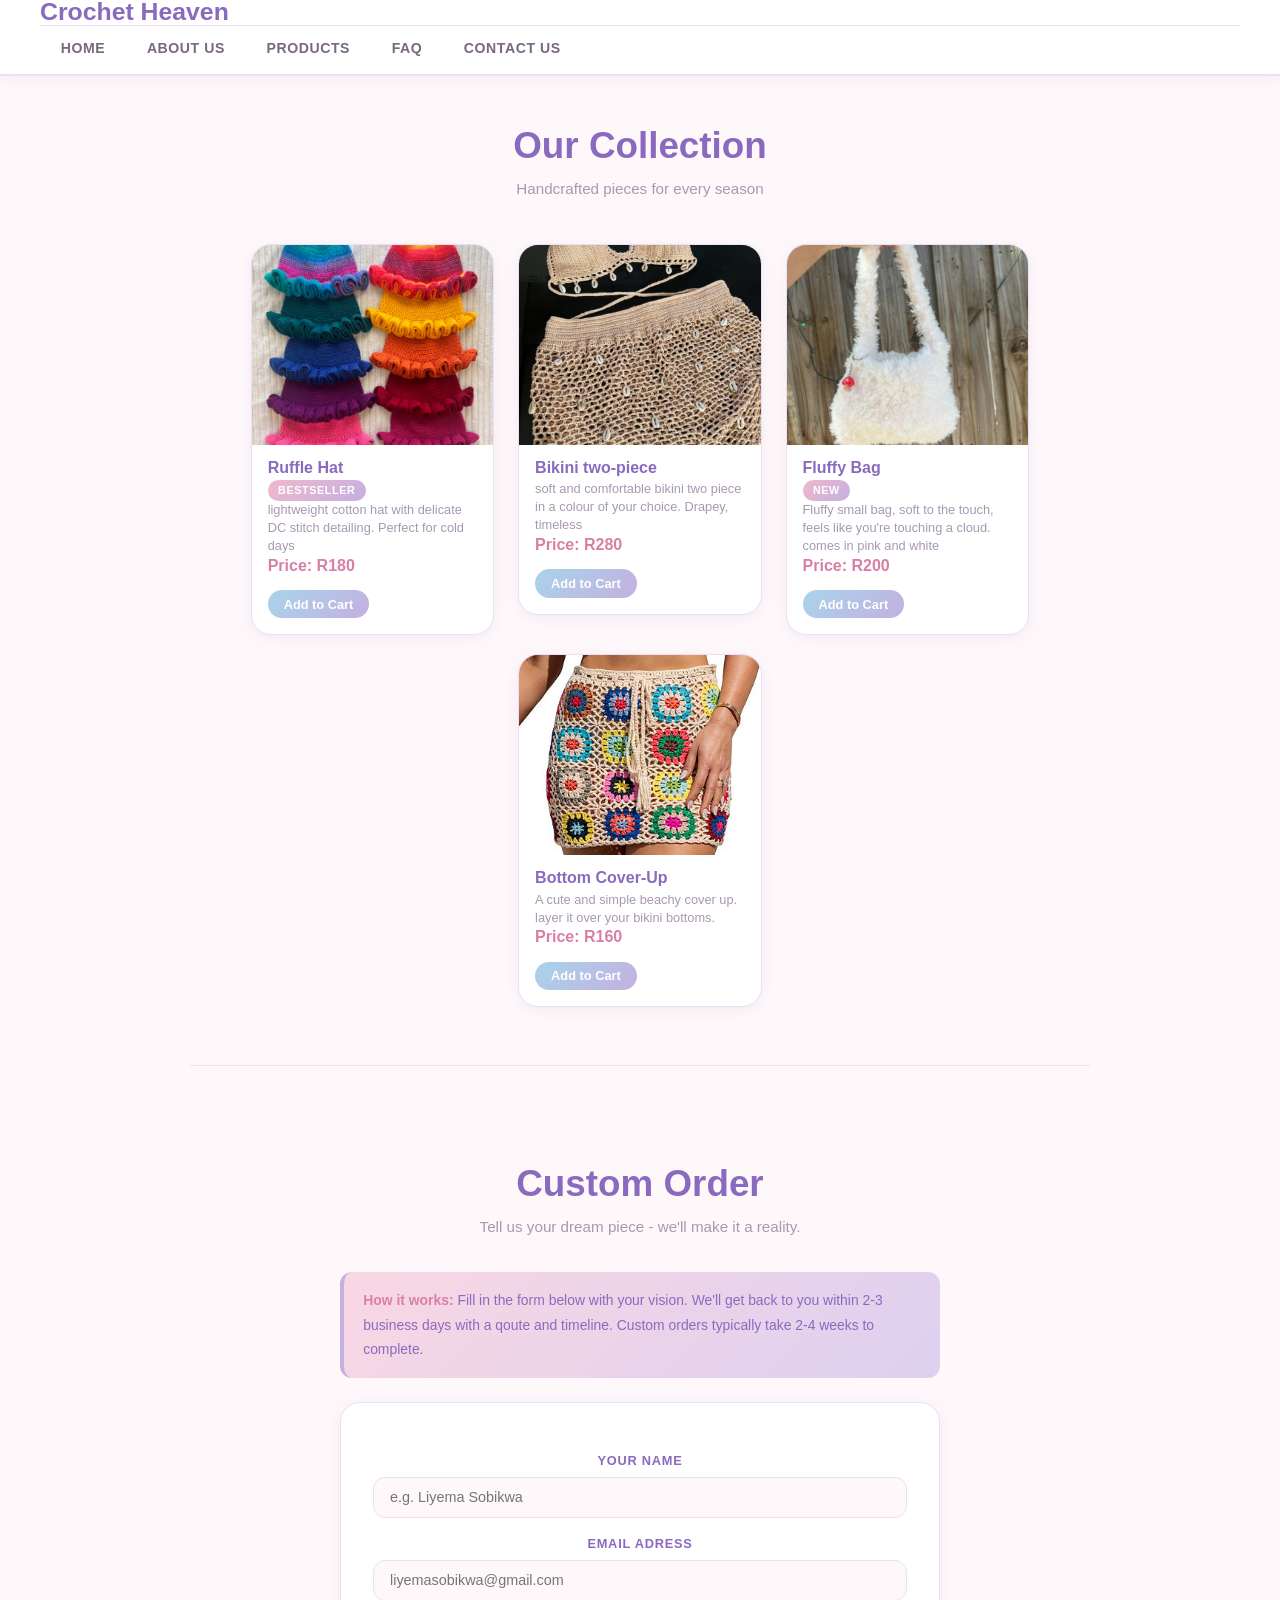
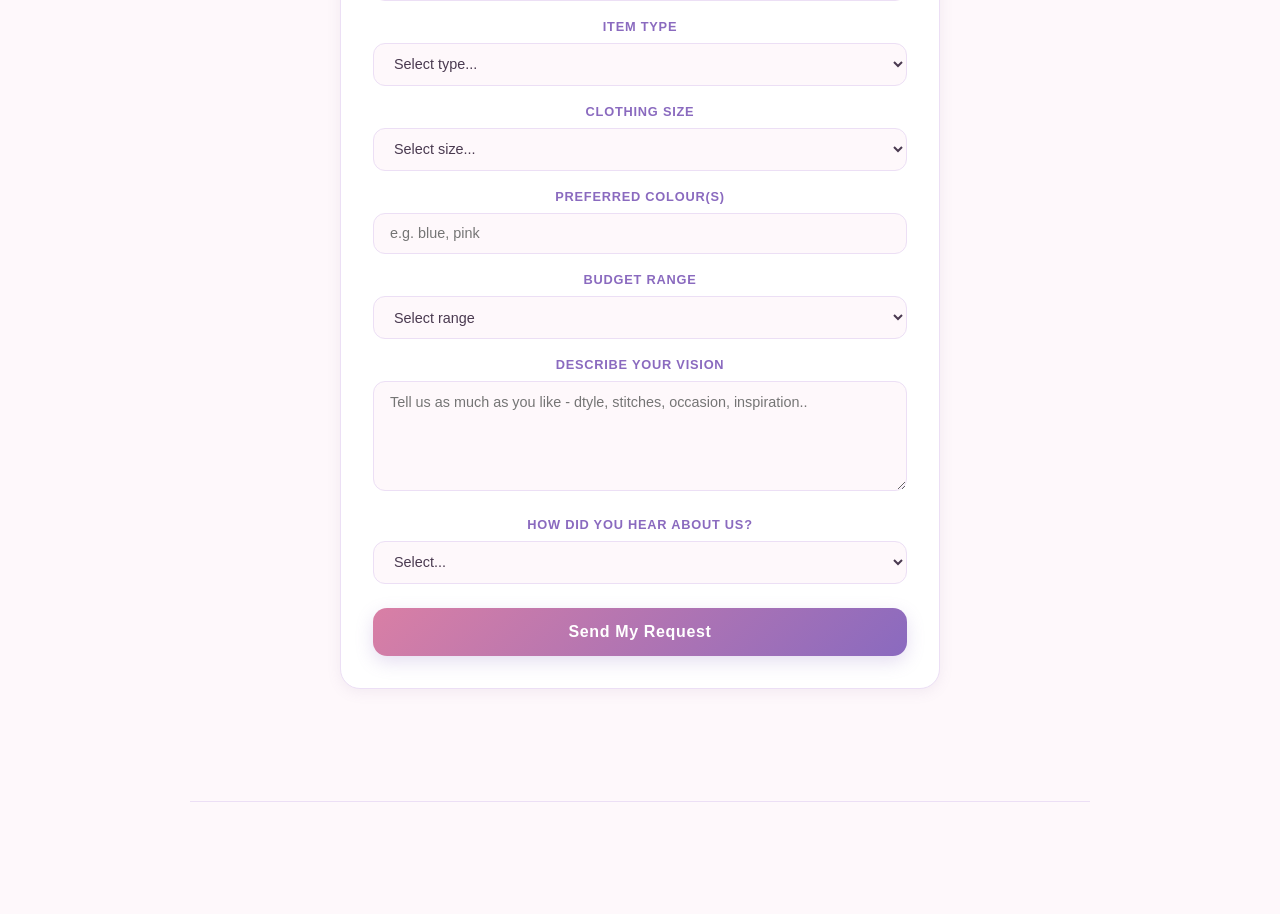
<file: WEDE5020SibahleGumle/pages/products.html>
<!DOCTYPE html>
<html lang="en">
    <head>
        <meta charset="UTF-8" />
        <meta name="viewport" content="width=device-width, initial-scale=1.0" />
        <link rel="stylesheet" href="./CSS/style.css" />
        <title>Products - Crochet Heaven</title>
    </head>
    <body>
        <header>
            <h1>Crochet Heaven</h1>
            <nav>
                <ul>
                    <li><a href="./index.html">Home</a></li>
                    <li><a href="./about.html">About Us</a></li>
                    <li><a href="./products.html">Products</a></li>
                    <li><a href="./FAQ.html">FAQ</a></li>
                    <li><a href="./contactus.html">Contact Us</a></li>
                </ul>
            </nav>
        </header>

        <main>
            <section id="products">
                    <h2>Our Collection</h2>
                    <p>Handcrafted pieces for every season</p>
                    <article>
                        <img src="../assets/images/rufflehat.avif" alt="Ruffle Hat" width="200" />
                        <h3>Ruffle Hat</h3>
                        <p><strong>BESTSELLER</strong></p>
                        <p>lightweight cotton hat with delicate DC stitch detailing. Perfect for cold days</p>
                        <p><strong>Price: R180</strong></p>
                        <button>Add to Cart</button>
                    </article>
                    
                    <article>
                        <img src="../assets/images/bikinitwopiece.jpg" alt="Bikini two-piece" width="200"/>
                        <h3>Bikini two-piece</h3>
                        <p>soft and comfortable bikini two piece in a colour of your choice. Drapey, timeless</p>
                        <p><strong>Price: R280</strong></p>
                        <button>Add to Cart</button>
                    </article>

                    <article>
                        <img src="../assets/images/fluffybag.webp" alt="Fluffy Bag" width="200"/>
                        <h3>Fluffy Bag</h3>
                        <p><strong>NEW</strong></p>
                        <p>Fluffy small bag, soft to the touch, feels like you're touching a cloud. comes in pink and white</p>
                        <p><strong>Price: R200</strong></p>
                        <button>Add to Cart</button>
                    </article>

                    <article>
                        <img src="../assets/images/bottomcoverup.jpg" alt="bottom cover-up" width="200"/>
                        <h3>Bottom Cover-Up</h3>
                        <p>A cute and simple beachy cover up. layer it over your bikini bottoms.</p>
                        <p><strong>Price: R160</strong></p>
                        <button>Add to Cart</button>
                    </article>
                    
                    <hr />
            <section id="custom">
                <h2>Custom Order</h2>
                <p> Tell us your dream piece - we'll make it a reality.</p>
                <p><strong>How it works:</strong> Fill in the form below with your vision. We'll get back to you within 2-3 business days with a qoute and timeline. Custom orders typically take 2-4 weeks to complete.</p>

                <form action="#" method="post">
                    <label for="name">Your Name</label><br />
                    <input type="text" id="name" name="name" placeholder="e.g. Liyema Sobikwa" required /><br /><br />

                    <label for="email">Email Adress</label><br />
                    <input type="email" id="email" name="email" placeholder="liyemasobikwa@gmail.com" required /><br /><br />

                    <label for="item-type"> Item Type</label><br />
                    <select id="item-type" name="item-type">
                        <option value="">Select type...</option>
                        <option>Top / Crop Top</option>
                        <option>Cardigan / Jacket</option>
                        <option>Skirt</option>
                        <option>Beach wear</option>
                        <option>Dress</option>
                        <option>Bag / Tote</option>
                        <option>Scarf</option>
                        <option>Other</option>
                    </select><br /><br />

                    <label for="size">Clothing Size</label><br />
                    <select id="size" name="size">
                        <option value="">Select size...</option>
                        <option>XS</option>
                        <option>S</option>
                        <OPTION>M</OPTION>
                        <OPTION>L</OPTION>
                        <OPTION>XL</OPTION>
                        <OPTION>XXL</OPTION>
                        <OPTION>Custom measurements</OPTION>
                    </select><br /><br />
                    <label for="colour">Preferred Colour(s)</label><br />
                    <input type="text" id="colour" name="colour" placeholder="e.g. blue, pink"/><br /><br />

                    <label for="budget">Budget Range</label><br />
                    <select id="budget" name="budget">
                        <option value="">Select range</option>
                        <option>R100-R200</option>
                        <OPTION>R201-R300</OPTION>
                        <OPTION>R301-400</OPTION>
                        <OPTION>R401-500</OPTION>
                        <OPTION>R501-R600</OPTION>
                        <OPTION>R601+</OPTION>
                    </select><br /><br />

                    <label for="description">Describe Your Vision</label><br />
                    <textarea id="description" name="description" rowa="5" cols="40" placeholder="Tell us as much as you like - dtyle, stitches, occasion, inspiration.."></textarea><br /><br />

                    <label for="referral">How did you hear about us?</label><br />
                    <select id="referral" name="referral">
                        <option value="">Select...</option>
                        <option>Instagram</option>
                        <OPTION>TikTok</OPTION>
                        <option>Word of mouth</option>
                        <option>Other</option>

                    </select>
                    <br /><br />
                    <button type="submit">Send My Request</button>

                </form>
            </section>

            <hr />
        </main>

    </body>
     

</html>
</file>
<file: style.css>
:root {
  
  --pink:        #f9d7e3;
  --pink-mid:    #f0b8cc;
  --pink-deep:   #d97fa5;
  --blue:        #cde8f5;
  --blue-mid:    #a8d4eb;
  --blue-deep:   #5fa8cc;
  --lavender:    #ddd0f0;
  --lav-mid:     #c4b0e0;
  --lav-deep:    #8a6abf;
  --bg:          #fef8fb;
  --white:       #ffffff;
  --text:        #4a3a50;
  --text-light:  #7a6880;
  --text-xlight: #a898b0;
  --border:      #ecdff5;
  --shadow:      rgba(140, 110, 160, 0.10);
}




*,
*::before,
*::after {
  margin: 0;
  padding: 0;
  box-sizing: border-box;
}

html {
  scroll-behavior: smooth;
}

body {
  font-family: 'Nunito', sans-serif;
  background-color: var(--bg);
  color: var(--text);
  line-height: 1.6;
  min-height: 100vh;
}

h1, h2, h3, h4, h5, h6 {
  font-family: 'Quicksand', sans-serif;
  font-weight: 700;
  color: var(--lav-deep);
  line-height: 1.2;
}

p {
  color: var(--text-light);
  font-size: 0.95rem;
  line-height: 1.75;
}

a {
  color: var(--pink-deep);
  text-decoration: none;
  transition: color 0.2s;
}

a:hover {
  color: var(--lav-deep);
  text-decoration: underline;
}

img {
  display: block;
  max-width: 100%;
  height: auto;
  border-radius: 12px;
}

ul {
  list-style: none;
}

hr {
  border: none;
  border-top: 1.5px solid var(--border);
  margin: 3rem auto;
  max-width: 900px;
}


/* ── 3. HEADER ─────────────────────────────────────────────── */

header {
  background-color: var(--white);
  border-bottom: 2px solid var(--border);
  padding: 0 2.5rem;
  position: sticky;
  top: 0;
  z-index: 200;
  box-shadow: 0 2px 16px var(--shadow);
}

/* Logo row */
header > div:first-child {
  display: flex;
  align-items: center;
  justify-content: space-between;
  padding: 1rem 0;
  gap: 1rem;
  flex-wrap: wrap;
}

header h1 {
  font-size: 1.55rem;
  color: var(--lav-deep);
  line-height: 1;
}

header > div:first-child > div > p {
  font-size: 0.7rem;
  color: var(--pink-deep);
  letter-spacing: 0.14em;
  text-transform: uppercase;
  font-weight: 600;
}

/* Search bar */
header input[type="text"] {
  border: 1.5px solid var(--lav-mid);
  border-right: none;
  border-radius: 50px 0 0 50px;
  padding: 0.45rem 1rem;
  font-family: 'Nunito', sans-serif;
  font-size: 0.85rem;
  color: var(--text);
  background: var(--bg);
  outline: none;
  width: 190px;
  transition: border-color 0.2s, box-shadow 0.2s;
}

header input[type="text"]:focus {
  border-color: var(--lav-deep);
  box-shadow: 0 0 0 3px rgba(138, 106, 191, 0.12);
}

header input[type="text"]::placeholder {
  color: var(--text-xlight);
}

/* My Account button & Search button share base button styles */
header button {
  background: linear-gradient(135deg, var(--lav-deep), var(--pink-deep));
  color: white;
  border: none;
  cursor: pointer;
  padding: 0.48rem 1rem;
  font-family: 'Nunito', sans-serif;
  font-size: 0.85rem;
  font-weight: 600;
  transition: opacity 0.2s, transform 0.15s;
}

header button:hover {
  opacity: 0.88;
  transform: translateY(-1px);
}

/* Search button — right half */
header > div:nth-child(2) button {
  border-radius: 0 50px 50px 0;
}

/* My Account button — standalone */
header > div:nth-child(3) button {
  background: linear-gradient(135deg, var(--pink-mid), var(--lav-mid));
  color: var(--lav-deep);
  border-radius: 50px;
  padding: 0.5rem 1.2rem;
  font-family: 'Quicksand', sans-serif;
  font-weight: 700;
  box-shadow: 0 2px 8px rgba(196, 176, 224, 0.4);
}

header > div:nth-child(3) button:hover {
  box-shadow: 0 4px 14px rgba(196, 176, 224, 0.5);
}


/* NAVIGATION */

nav {
  border-top: 1px solid var(--border);
}

nav ul {
  display: flex;
  gap: 0;
  padding: 0;
}

nav ul li a {
  display: block;
  text-decoration: none;
  color: var(--text-light);
  font-family: 'Quicksand', sans-serif;
  font-size: 0.88rem;
  font-weight: 600;
  letter-spacing: 0.04em;
  text-transform: uppercase;
  padding: 0.7rem 1.3rem;
  border-bottom: 3px solid transparent;
  transition: color 0.2s, border-color 0.2s;
}

nav ul li a:hover,
nav ul li a.active {
  color: var(--lav-deep);
  border-bottom-color: var(--lav-deep);
  text-decoration: none;
}

/* MAIN & SECTIONS */

main {
  max-width: 1100px;
  margin: 0 auto;
  padding: 0 1.5rem;
}

section {
  padding: 3rem 0 4rem;
}

section h2 {
  font-size: clamp(1.6rem, 4vw, 2.3rem);
  color: var(--lav-deep);
  margin-bottom: 0.5rem;
  text-align: center;
}

section > p:first-of-type {
  text-align: center;
  color: var(--text-xlight);
  margin-bottom: 2rem;
}


/* HOME — HERO */

#home {
  background: linear-gradient(160deg, #fce8f0 0%, #e8d8f5 45%, #cde8f5 100%);
  border-radius: 24px;
  padding: 4.5rem 2.5rem;
  text-align: center;
  margin-top: 2rem;
}

#home h2 {
  font-size: clamp(2rem, 5vw, 3.4rem);
  color: var(--lav-deep);
  margin-bottom: 1rem;
}

#home > p {
  max-width: 500px;
  margin: 0 auto 2.2rem;
  font-size: 1.05rem;
  color: var(--text-light);
}

/* Hero call-to-action buttons */
#home > a button {
  background: linear-gradient(135deg, var(--pink-deep), var(--lav-deep));
  color: white;
  border: none;
  cursor: pointer;
  padding: 0.85rem 2.2rem;
  border-radius: 50px;
  font-family: 'Quicksand', sans-serif;
  font-size: 0.95rem;
  font-weight: 700;
  margin: 0.3rem;
  box-shadow: 0 6px 20px rgba(138, 106, 191, 0.25);
  transition: transform 0.15s, box-shadow 0.2s;
}

#home > a button:hover {
  transform: translateY(-2px);
  box-shadow: 0 10px 26px rgba(138, 106, 191, 0.32);
}

#home > a:last-of-type button {
  background: rgba(255, 255, 255, 0.85);
  color: var(--lav-deep);
  border: 2px solid var(--lav-mid);
  box-shadow: none;
}

#home > a:last-of-type button:hover {
  background: var(--lavender);
}

/* "Why Choose Us" list */
#home h3 {
  font-size: 1.3rem;
  color: var(--lav-deep);
  margin: 2.5rem 0 1.2rem;
}

#home ul {
  display: grid;
  grid-template-columns: repeat(auto-fit, minmax(200px, 1fr));
  gap: 1.2rem;
  max-width: 860px;
  margin: 0 auto;
  text-align: left;
}

#home ul li {
  background: var(--white);
  border-radius: 16px;
  padding: 1.3rem 1.2rem;
  border: 1.5px solid var(--border);
  box-shadow: 0 3px 12px var(--shadow);
  font-size: 0.88rem;
  color: var(--text-light);
  line-height: 1.55;
  transition: transform 0.2s, box-shadow 0.2s;
}

#home ul li:hover {
  transform: translateY(-4px);
  box-shadow: 0 8px 22px rgba(140, 110, 160, 0.14);
}

#home ul li strong {
  display: block;
  color: var(--lav-deep);
  font-family: 'Quicksand', sans-serif;
  font-size: 0.97rem;
  margin-bottom: 0.3rem;
}


/*  ABOUT US */

#about {
  display: grid;
  grid-template-columns: 1fr 1fr;
  gap: 3rem;
  align-items: start;
  text-align: left;
}

#about h2 {
  grid-column: 1 / -1;
  text-align: center;
}

#about h3 {
  font-size: 1.5rem;
  color: var(--lav-deep);
  margin-bottom: 0.9rem;
}

#about p {
  margin-bottom: 0.9rem;
  color: var(--text-light);
}

/* Tags list */
#about ul {
  display: flex;
  flex-wrap: wrap;
  gap: 0.5rem;
  margin-top: 1rem;
}

#about ul li {
  background: var(--lavender);
  color: var(--lav-deep);
  padding: 0.28rem 0.9rem;
  border-radius: 50px;
  font-size: 0.78rem;
  font-weight: 700;
  letter-spacing: 0.04em;
}

@media (max-width: 640px) {
  #about {
    grid-template-columns: 1fr;
  }
}


/*  PRODUCTS */

#products {
  text-align: center;
}

#products article {
  display: inline-block;
  vertical-align: top;
  width: calc(25% - 1.2rem);
  margin: 0.6rem;
  background: var(--white);
  border-radius: 20px;
  overflow: hidden;
  border: 1.5px solid var(--border);
  box-shadow: 0 3px 14px var(--shadow);
  text-align: left;
  transition: transform 0.2s, box-shadow 0.2s;
}

#products article:hover {
  transform: translateY(-6px);
  box-shadow: 0 14px 32px rgba(140, 110, 160, 0.16);
}

#products article img {
  width: 100%;
  height: 200px;
  object-fit: cover;
  border-radius: 0;
  background: var(--lavender);
}

#products article h3 {
  font-size: 1rem;
  color: var(--lav-deep);
  padding: 0.8rem 1rem 0.2rem;
}

#products article p {
  padding: 0 1rem;
  font-size: 0.8rem;
  color: var(--text-xlight);
  line-height: 1.4;
}

/* Price list item */
#products article p:last-of-type {
  padding-bottom: 0.8rem;
}

#products article p strong {
  color: var(--pink-deep);
  font-size: 1rem;
}

/* Bestseller / New badge — first strong in first p */
#products article p:first-of-type strong {
  display: inline-block;
  background: linear-gradient(135deg, var(--pink-mid), var(--lav-mid));
  color: white;
  font-size: 0.67rem;
  padding: 0.18rem 0.65rem;
  border-radius: 50px;
  letter-spacing: 0.06em;
  text-transform: uppercase;
}

#products article button {
  display: block;
  margin: 0 1rem 1rem;
  background: linear-gradient(135deg, var(--blue-mid), var(--lav-mid));
  color: white;
  border: none;
  cursor: pointer;
  padding: 0.42rem 1rem;
  border-radius: 50px;
  font-family: 'Quicksand', sans-serif;
  font-size: 0.8rem;
  font-weight: 700;
  transition: opacity 0.2s, transform 0.15s;
}

#products article button:hover {
  opacity: 0.88;
  transform: scale(1.04);
}

@media (max-width: 900px) {
  #products article { width: calc(50% - 1.2rem); }
}

@media (max-width: 540px) {
  #products article { width: 100%; margin: 0.6rem 0; }
}


/*FORMS (Custom Order & Contact) */

section form {
  max-width: 600px;
  margin: 0 auto;
  background: var(--white);
  border-radius: 20px;
  padding: 2rem;
  border: 1.5px solid var(--border);
  box-shadow: 0 3px 14px var(--shadow);
}

section form label {
  display: block;
  font-size: 0.8rem;
  font-weight: 700;
  color: var(--lav-deep);
  letter-spacing: 0.06em;
  text-transform: uppercase;
  margin-bottom: 0.35rem;
  margin-top: 1rem;
}

section form input[type="text"],
section form input[type="email"],
section form select,
section form textarea {
  width: 100%;
  padding: 0.72rem 1rem;
  border: 1.5px solid var(--border);
  border-radius: 12px;
  background: var(--bg);
  color: var(--text);
  font-family: 'Nunito', sans-serif;
  font-size: 0.9rem;
  outline: none;
  transition: border-color 0.2s, box-shadow 0.2s;
}

section form input:focus,
section form select:focus,
section form textarea:focus {
  border-color: var(--lav-mid);
  box-shadow: 0 0 0 3px rgba(196, 176, 224, 0.25);
}

section form textarea {
  resize: vertical;
  min-height: 110px;
}

section form br {
  display: none;
}

section form button[type="submit"] {
  display: block;
  width: 100%;
  margin-top: 1.5rem;
  background: linear-gradient(135deg, var(--pink-deep), var(--lav-deep));
  color: white;
  border: none;
  cursor: pointer;
  padding: 0.95rem;
  border-radius: 14px;
  font-family: 'Quicksand', sans-serif;
  font-size: 1rem;
  font-weight: 700;
  letter-spacing: 0.04em;
  box-shadow: 0 6px 18px rgba(138, 106, 191, 0.22);
  transition: transform 0.15s, box-shadow 0.2s;
}

section form button[type="submit"]:hover {
  transform: translateY(-2px);
  box-shadow: 0 10px 24px rgba(138, 106, 191, 0.3);
}

/* "How it works" info paragraph above form */
#custom p strong {
  color: var(--pink-deep);
}

#custom > p:nth-of-type(2) {
  max-width: 600px;
  margin: 0 auto 1.5rem;
  background: linear-gradient(135deg, var(--pink), var(--lavender));
  border-left: 4px solid var(--lav-mid);
  border-radius: 12px;
  padding: 1rem 1.2rem;
  font-size: 0.87rem;
  color: var(--lav-deep);
  text-align: left;
}


/* FAQ  */

#faq {
  max-width: 700px;
  margin: 0 auto;
}

#faq h3 {
  font-size: 1rem;
  color: var(--lav-deep);
  background: var(--white);
  border: 1.5px solid var(--border);
  border-radius: 14px 14px 0 0;
  padding: 1rem 1.3rem;
  margin-top: 0.9rem;
  cursor: default;
  box-shadow: 0 2px 8px var(--shadow);
}

#faq h3 + p {
  background: var(--white);
  border: 1.5px solid var(--border);
  border-top: none;
  border-radius: 0 0 14px 14px;
  padding: 0.8rem 1.3rem 1.1rem;
  font-size: 0.9rem;
  color: var(--text-light);
  line-height: 1.75;
  margin-bottom: 0;
  box-shadow: 0 3px 10px var(--shadow);
}


/* CONTACT US */

#contact {
  max-width: 900px;
  margin: 0 auto;
}

#contact h3 {
  font-size: 1.2rem;
  color: var(--lav-deep);
  margin: 2rem 0 0.8rem;
  text-align: left;
}

/* Contact info list */
#contact ul {
  background: var(--white);
  border-radius: 16px;
  border: 1.5px solid var(--border);
  padding: 1.2rem 1.5rem;
  box-shadow: 0 3px 14px var(--shadow);
  margin-bottom: 1.5rem;
}

#contact ul li {
  padding: 0.55rem 0;
  border-bottom: 1px solid var(--border);
  font-size: 0.9rem;
  color: var(--text-light);
}

#contact ul li:last-child {
  border-bottom: none;
}

#contact ul li strong {
  color: var(--lav-deep);
  margin-right: 0.4rem;
}

#contact ul li a {
  color: var(--pink-deep);
  font-weight: 600;
}

#contact ul li a:hover {
  color: var(--lav-deep);
}

/* ── MAP ── */
    .map-section {
      max-width:940px; margin:0 auto; padding:0 2rem 4rem;
    }
    .map-header {
      display:flex; align-items:center; gap:0.8rem;
      margin-bottom:1.2rem;
    }
    .map-header h3 { font-size:1.25rem; color:var(--lav-deep); }
    .map-header p  { font-size:0.84rem; color:var(--xmuted); margin-top:0.15rem; }
    .map-pin-badge {
      background:linear-gradient(135deg,var(--pink),var(--lav));
      border-radius:12px; padding:0.7rem 0.85rem;
      font-size:1.5rem; flex-shrink:0;
      border:1.5px solid var(--border);
    }
    .map-container {
      border-radius:20px 20px 0 0; overflow:hidden;
      border:2px solid var(--border); border-bottom:none;
      box-shadow:0 6px 24px rgba(140,110,160,0.13);
    }
    .map-container iframe {
      display:block; width:100%; height:420px; border:none;
    }
    .map-footer {
      display:flex; align-items:center; justify-content:space-between;
      flex-wrap:wrap; gap:0.8rem;
      background:var(--white); border:2px solid var(--border);
      border-top:none; border-radius:0 0 20px 20px;
      padding:0.95rem 1.3rem;
    }
    .map-address { display:flex; align-items:center; gap:0.6rem; }
    .map-address span:first-child { font-size:1.2rem; }
    .map-address div h4 { font-size:0.88rem; color:var(--lav-deep); }
    .map-address div p  { font-size:0.8rem; color:var(--xmuted); margin:0; }
    .btn-directions {
      background:linear-gradient(135deg,var(--pink-deep),var(--lav-deep));
      color:white; border:none; cursor:pointer;
      padding:0.52rem 1.2rem; border-radius:50px;
      font-family:'Quicksand',sans-serif; font-size:0.82rem; font-weight:700;
      text-decoration:none; display:inline-flex; align-items:center; gap:0.4rem;
      box-shadow:0 3px 12px rgba(138,106,191,0.22);
      transition:transform 0.15s, box-shadow 0.2s;
    }
    .btn-directions:hover { transform:translateY(-2px); box-shadow:0 6px 16px rgba(138,106,191,0.3); text-decoration:none; }

/*  FOOTER */

footer {
  background: linear-gradient(135deg, var(--lav-deep), #7056a8);
  color: rgba(255, 255, 255, 0.85);
  text-align: center;
  padding: 2.5rem 2rem;
  margin-top: 4rem;
}

footer p {
  color: rgba(255, 255, 255, 0.75);
  font-size: 0.85rem;
  line-height: 1.8;
}

footer strong {
  font-family: 'Quicksand', sans-serif;
  font-size: 1.1rem;
  color: white;
}

footer a {
  color: rgba(255, 255, 255, 0.75);
}

footer a:hover {
  color: white;
  text-decoration: underline;
}


/*  RESPONSIVE  */

@media (max-width: 768px) {
  header {
    padding: 0 1.2rem;
  }

  header > div:first-child {
    flex-direction: column;
    align-items: flex-start;
    gap: 0.8rem;
  }

  nav ul {
    flex-wrap: wrap;
  }

  nav ul li a {
    padding: 0.6rem 0.8rem;
    font-size: 0.78rem;
  }

  main {
    padding: 0 1rem;
  }

  #home {
    padding: 3rem 1.2rem;
  }

  #about {
    grid-template-columns: 1fr;
  }

  section form {
    padding: 1.4rem;
  }
}

@media (max-width: 480px) {
  header input[type="text"] {
    width: 130px;
  }

  #home h2 {
    font-size: 1.8rem;
  }
}
</file>
<file: WEDE5020SibahleGumle/CSS/style.css>
:root {
  
  --pink:        #f9d7e3;
  --pink-mid:    #f0b8cc;
  --pink-deep:   #d97fa5;
  --blue:        #cde8f5;
  --blue-mid:    #a8d4eb;
  --blue-deep:   #5fa8cc;
  --lavender:    #ddd0f0;
  --lav-mid:     #c4b0e0;
  --lav-deep:    #8a6abf;
  --bg:          #fef8fb;
  --white:       #ffffff;
  --text:        #4a3a50;
  --text-light:  #7a6880;
  --text-xlight: #a898b0;
  --border:      #ecdff5;
  --shadow:      rgba(140, 110, 160, 0.10);
}




*,
*::before,
*::after {
  margin: 0;
  padding: 0;
  box-sizing: border-box;
}

html {
  scroll-behavior: smooth;
}

body {
  font-family: 'Nunito', sans-serif;
  background-color: var(--bg);
  color: var(--text);
  line-height: 1.6;
  min-height: 100vh;
}

h1, h2, h3, h4, h5, h6 {
  font-family: 'Quicksand', sans-serif;
  font-weight: 700;
  color: var(--lav-deep);
  line-height: 1.2;
}

p {
  color: var(--text-light);
  font-size: 0.95rem;
  line-height: 1.75;
}

a {
  color: var(--pink-deep);
  text-decoration: none;
  transition: color 0.2s;
}

a:hover {
  color: var(--lav-deep);
  text-decoration: underline;
}

img {
  display: block;
  max-width: 100%;
  height: auto;
  border-radius: 12px;
}

ul {
  list-style: none;
}

hr {
  border: none;
  border-top: 1.5px solid var(--border);
  margin: 3rem auto;
  max-width: 900px;
}


/* ── 3. HEADER ─────────────────────────────────────────────── */

header {
  background-color: var(--white);
  border-bottom: 2px solid var(--border);
  padding: 0 2.5rem;
  position: sticky;
  top: 0;
  z-index: 200;
  box-shadow: 0 2px 16px var(--shadow);
}

/* Logo row */
header > div:first-child {
  display: flex;
  align-items: center;
  justify-content: space-between;
  padding: 1rem 0;
  gap: 1rem;
  flex-wrap: wrap;
}

header h1 {
  font-size: 1.55rem;
  color: var(--lav-deep);
  line-height: 1;
}

header > div:first-child > div > p {
  font-size: 0.7rem;
  color: var(--pink-deep);
  letter-spacing: 0.14em;
  text-transform: uppercase;
  font-weight: 600;
}

/* Search bar */
header input[type="text"] {
  border: 1.5px solid var(--lav-mid);
  border-right: none;
  border-radius: 50px 0 0 50px;
  padding: 0.45rem 1rem;
  font-family: 'Nunito', sans-serif;
  font-size: 0.85rem;
  color: var(--text);
  background: var(--bg);
  outline: none;
  width: 190px;
  transition: border-color 0.2s, box-shadow 0.2s;
}

header input[type="text"]:focus {
  border-color: var(--lav-deep);
  box-shadow: 0 0 0 3px rgba(138, 106, 191, 0.12);
}

header input[type="text"]::placeholder {
  color: var(--text-xlight);
}

/* My Account button & Search button share base button styles */
header button {
  background: linear-gradient(135deg, var(--lav-deep), var(--pink-deep));
  color: white;
  border: none;
  cursor: pointer;
  padding: 0.48rem 1rem;
  font-family: 'Nunito', sans-serif;
  font-size: 0.85rem;
  font-weight: 600;
  transition: opacity 0.2s, transform 0.15s;
}

header button:hover {
  opacity: 0.88;
  transform: translateY(-1px);
}

/* Search button — right half */
header > div:nth-child(2) button {
  border-radius: 0 50px 50px 0;
}

/* My Account button — standalone */
header > div:nth-child(3) button {
  background: linear-gradient(135deg, var(--pink-mid), var(--lav-mid));
  color: var(--lav-deep);
  border-radius: 50px;
  padding: 0.5rem 1.2rem;
  font-family: 'Quicksand', sans-serif;
  font-weight: 700;
  box-shadow: 0 2px 8px rgba(196, 176, 224, 0.4);
}

header > div:nth-child(3) button:hover {
  box-shadow: 0 4px 14px rgba(196, 176, 224, 0.5);
}


/* NAVIGATION */

nav {
  border-top: 1px solid var(--border);
}

nav ul {
  display: flex;
  gap: 0;
  padding: 0;
}

nav ul li a {
  display: block;
  text-decoration: none;
  color: var(--text-light);
  font-family: 'Quicksand', sans-serif;
  font-size: 0.88rem;
  font-weight: 600;
  letter-spacing: 0.04em;
  text-transform: uppercase;
  padding: 0.7rem 1.3rem;
  border-bottom: 3px solid transparent;
  transition: color 0.2s, border-color 0.2s;
}

nav ul li a:hover,
nav ul li a.active {
  color: var(--lav-deep);
  border-bottom-color: var(--lav-deep);
  text-decoration: none;
}

/* MAIN & SECTIONS */

main {
  max-width: 1100px;
  margin: 0 auto;
  padding: 0 1.5rem;
}

section {
  padding: 3rem 0 4rem;
}

section h2 {
  font-size: clamp(1.6rem, 4vw, 2.3rem);
  color: var(--lav-deep);
  margin-bottom: 0.5rem;
  text-align: center;
}

section > p:first-of-type {
  text-align: center;
  color: var(--text-xlight);
  margin-bottom: 2rem;
}


/* HOME — HERO */

#home {
  background: linear-gradient(160deg, #fce8f0 0%, #e8d8f5 45%, #cde8f5 100%);
  border-radius: 24px;
  padding: 4.5rem 2.5rem;
  text-align: center;
  margin-top: 2rem;
}

#home h2 {
  font-size: clamp(2rem, 5vw, 3.4rem);
  color: var(--lav-deep);
  margin-bottom: 1rem;
}

#home > p {
  max-width: 500px;
  margin: 0 auto 2.2rem;
  font-size: 1.05rem;
  color: var(--text-light);
}

/* Hero call-to-action buttons */
#home > a button {
  background: linear-gradient(135deg, var(--pink-deep), var(--lav-deep));
  color: white;
  border: none;
  cursor: pointer;
  padding: 0.85rem 2.2rem;
  border-radius: 50px;
  font-family: 'Quicksand', sans-serif;
  font-size: 0.95rem;
  font-weight: 700;
  margin: 0.3rem;
  box-shadow: 0 6px 20px rgba(138, 106, 191, 0.25);
  transition: transform 0.15s, box-shadow 0.2s;
}

#home > a button:hover {
  transform: translateY(-2px);
  box-shadow: 0 10px 26px rgba(138, 106, 191, 0.32);
}

#home > a:last-of-type button {
  background: rgba(255, 255, 255, 0.85);
  color: var(--lav-deep);
  border: 2px solid var(--lav-mid);
  box-shadow: none;
}

#home > a:last-of-type button:hover {
  background: var(--lavender);
}

/* "Why Choose Us" list */
#home h3 {
  font-size: 1.3rem;
  color: var(--lav-deep);
  margin: 2.5rem 0 1.2rem;
}

#home ul {
  display: grid;
  grid-template-columns: repeat(auto-fit, minmax(200px, 1fr));
  gap: 1.2rem;
  max-width: 860px;
  margin: 0 auto;
  text-align: left;
}

#home ul li {
  background: var(--white);
  border-radius: 16px;
  padding: 1.3rem 1.2rem;
  border: 1.5px solid var(--border);
  box-shadow: 0 3px 12px var(--shadow);
  font-size: 0.88rem;
  color: var(--text-light);
  line-height: 1.55;
  transition: transform 0.2s, box-shadow 0.2s;
}

#home ul li:hover {
  transform: translateY(-4px);
  box-shadow: 0 8px 22px rgba(140, 110, 160, 0.14);
}

#home ul li strong {
  display: block;
  color: var(--lav-deep);
  font-family: 'Quicksand', sans-serif;
  font-size: 0.97rem;
  margin-bottom: 0.3rem;
}


/*  ABOUT US */

#about {
  display: grid;
  grid-template-columns: 1fr 1fr;
  gap: 3rem;
  align-items: start;
  text-align: left;
}

#about h2 {
  grid-column: 1 / -1;
  text-align: center;
}

#about h3 {
  font-size: 1.5rem;
  color: var(--lav-deep);
  margin-bottom: 0.9rem;
}

#about p {
  margin-bottom: 0.9rem;
  color: var(--text-light);
}

/* Tags list */
#about ul {
  display: flex;
  flex-wrap: wrap;
  gap: 0.5rem;
  margin-top: 1rem;
}

#about ul li {
  background: var(--lavender);
  color: var(--lav-deep);
  padding: 0.28rem 0.9rem;
  border-radius: 50px;
  font-size: 0.78rem;
  font-weight: 700;
  letter-spacing: 0.04em;
}

@media (max-width: 640px) {
  #about {
    grid-template-columns: 1fr;
  }
}


/*  PRODUCTS */

#products {
  text-align: center;
}

#products article {
  display: inline-block;
  vertical-align: top;
  width: calc(25% - 1.2rem);
  margin: 0.6rem;
  background: var(--white);
  border-radius: 20px;
  overflow: hidden;
  border: 1.5px solid var(--border);
  box-shadow: 0 3px 14px var(--shadow);
  text-align: left;
  transition: transform 0.2s, box-shadow 0.2s;
}

#products article:hover {
  transform: translateY(-6px);
  box-shadow: 0 14px 32px rgba(140, 110, 160, 0.16);
}

#products article img {
  width: 100%;
  height: 200px;
  object-fit: cover;
  border-radius: 0;
  background: var(--lavender);
}

#products article h3 {
  font-size: 1rem;
  color: var(--lav-deep);
  padding: 0.8rem 1rem 0.2rem;
}

#products article p {
  padding: 0 1rem;
  font-size: 0.8rem;
  color: var(--text-xlight);
  line-height: 1.4;
}

/* Price list item */
#products article p:last-of-type {
  padding-bottom: 0.8rem;
}

#products article p strong {
  color: var(--pink-deep);
  font-size: 1rem;
}

/* Bestseller / New badge — first strong in first p */
#products article p:first-of-type strong {
  display: inline-block;
  background: linear-gradient(135deg, var(--pink-mid), var(--lav-mid));
  color: white;
  font-size: 0.67rem;
  padding: 0.18rem 0.65rem;
  border-radius: 50px;
  letter-spacing: 0.06em;
  text-transform: uppercase;
}

#products article button {
  display: block;
  margin: 0 1rem 1rem;
  background: linear-gradient(135deg, var(--blue-mid), var(--lav-mid));
  color: white;
  border: none;
  cursor: pointer;
  padding: 0.42rem 1rem;
  border-radius: 50px;
  font-family: 'Quicksand', sans-serif;
  font-size: 0.8rem;
  font-weight: 700;
  transition: opacity 0.2s, transform 0.15s;
}

#products article button:hover {
  opacity: 0.88;
  transform: scale(1.04);
}

@media (max-width: 900px) {
  #products article { width: calc(50% - 1.2rem); }
}

@media (max-width: 540px) {
  #products article { width: 100%; margin: 0.6rem 0; }
}


/*FORMS (Custom Order & Contact) */

section form {
  max-width: 600px;
  margin: 0 auto;
  background: var(--white);
  border-radius: 20px;
  padding: 2rem;
  border: 1.5px solid var(--border);
  box-shadow: 0 3px 14px var(--shadow);
}

section form label {
  display: block;
  font-size: 0.8rem;
  font-weight: 700;
  color: var(--lav-deep);
  letter-spacing: 0.06em;
  text-transform: uppercase;
  margin-bottom: 0.35rem;
  margin-top: 1rem;
}

section form input[type="text"],
section form input[type="email"],
section form select,
section form textarea {
  width: 100%;
  padding: 0.72rem 1rem;
  border: 1.5px solid var(--border);
  border-radius: 12px;
  background: var(--bg);
  color: var(--text);
  font-family: 'Nunito', sans-serif;
  font-size: 0.9rem;
  outline: none;
  transition: border-color 0.2s, box-shadow 0.2s;
}

section form input:focus,
section form select:focus,
section form textarea:focus {
  border-color: var(--lav-mid);
  box-shadow: 0 0 0 3px rgba(196, 176, 224, 0.25);
}

section form textarea {
  resize: vertical;
  min-height: 110px;
}

section form br {
  display: none;
}

section form button[type="submit"] {
  display: block;
  width: 100%;
  margin-top: 1.5rem;
  background: linear-gradient(135deg, var(--pink-deep), var(--lav-deep));
  color: white;
  border: none;
  cursor: pointer;
  padding: 0.95rem;
  border-radius: 14px;
  font-family: 'Quicksand', sans-serif;
  font-size: 1rem;
  font-weight: 700;
  letter-spacing: 0.04em;
  box-shadow: 0 6px 18px rgba(138, 106, 191, 0.22);
  transition: transform 0.15s, box-shadow 0.2s;
}

section form button[type="submit"]:hover {
  transform: translateY(-2px);
  box-shadow: 0 10px 24px rgba(138, 106, 191, 0.3);
}

/* "How it works" info paragraph above form */
#custom p strong {
  color: var(--pink-deep);
}

#custom > p:nth-of-type(2) {
  max-width: 600px;
  margin: 0 auto 1.5rem;
  background: linear-gradient(135deg, var(--pink), var(--lavender));
  border-left: 4px solid var(--lav-mid);
  border-radius: 12px;
  padding: 1rem 1.2rem;
  font-size: 0.87rem;
  color: var(--lav-deep);
  text-align: left;
}


/* FAQ  */

#faq {
  max-width: 700px;
  margin: 0 auto;
}

#faq h3 {
  font-size: 1rem;
  color: var(--lav-deep);
  background: var(--white);
  border: 1.5px solid var(--border);
  border-radius: 14px 14px 0 0;
  padding: 1rem 1.3rem;
  margin-top: 0.9rem;
  cursor: default;
  box-shadow: 0 2px 8px var(--shadow);
}

#faq h3 + p {
  background: var(--white);
  border: 1.5px solid var(--border);
  border-top: none;
  border-radius: 0 0 14px 14px;
  padding: 0.8rem 1.3rem 1.1rem;
  font-size: 0.9rem;
  color: var(--text-light);
  line-height: 1.75;
  margin-bottom: 0;
  box-shadow: 0 3px 10px var(--shadow);
}


/* CONTACT US */

#contact {
  max-width: 900px;
  margin: 0 auto;
}

#contact h3 {
  font-size: 1.2rem;
  color: var(--lav-deep);
  margin: 2rem 0 0.8rem;
  text-align: left;
}

/* Contact info list */
#contact ul {
  background: var(--white);
  border-radius: 16px;
  border: 1.5px solid var(--border);
  padding: 1.2rem 1.5rem;
  box-shadow: 0 3px 14px var(--shadow);
  margin-bottom: 1.5rem;
}

#contact ul li {
  padding: 0.55rem 0;
  border-bottom: 1px solid var(--border);
  font-size: 0.9rem;
  color: var(--text-light);
}

#contact ul li:last-child {
  border-bottom: none;
}

#contact ul li strong {
  color: var(--lav-deep);
  margin-right: 0.4rem;
}

#contact ul li a {
  color: var(--pink-deep);
  font-weight: 600;
}

#contact ul li a:hover {
  color: var(--lav-deep);
}


/*  FOOTER */

footer {
  background: linear-gradient(135deg, var(--lav-deep), #7056a8);
  color: rgba(255, 255, 255, 0.85);
  text-align: center;
  padding: 2.5rem 2rem;
  margin-top: 4rem;
}

footer p {
  color: rgba(255, 255, 255, 0.75);
  font-size: 0.85rem;
  line-height: 1.8;
}

footer strong {
  font-family: 'Quicksand', sans-serif;
  font-size: 1.1rem;
  color: white;
}

footer a {
  color: rgba(255, 255, 255, 0.75);
}

footer a:hover {
  color: white;
  text-decoration: underline;
}


/*  RESPONSIVE  */

@media (max-width: 768px) {
  header {
    padding: 0 1.2rem;
  }

  header > div:first-child {
    flex-direction: column;
    align-items: flex-start;
    gap: 0.8rem;
  }

  nav ul {
    flex-wrap: wrap;
  }

  nav ul li a {
    padding: 0.6rem 0.8rem;
    font-size: 0.78rem;
  }

  main {
    padding: 0 1rem;
  }

  #home {
    padding: 3rem 1.2rem;
  }

  #about {
    grid-template-columns: 1fr;
  }

  section form {
    padding: 1.4rem;
  }
}

@media (max-width: 480px) {
  header input[type="text"] {
    width: 130px;
  }

  #home h2 {
    font-size: 1.8rem;
  }
}
</file>
<file: WEDE5020SibahleGumle/pages/CSS/style.css>
:root {
  
  --pink:        #f9d7e3;
  --pink-mid:    #f0b8cc;
  --pink-deep:   #d97fa5;
  --blue:        #cde8f5;
  --blue-mid:    #a8d4eb;
  --blue-deep:   #5fa8cc;
  --lavender:    #ddd0f0;
  --lav-mid:     #c4b0e0;
  --lav-deep:    #8a6abf;
  --bg:          #fef8fb;
  --white:       #ffffff;
  --text:        #4a3a50;
  --text-light:  #7a6880;
  --text-xlight: #a898b0;
  --border:      #ecdff5;
  --shadow:      rgba(140, 110, 160, 0.10);
}




*,
*::before,
*::after {
  margin: 0;
  padding: 0;
  box-sizing: border-box;
}

html {
  scroll-behavior: smooth;
}

body {
  font-family: 'Nunito', sans-serif;
  background-color: var(--bg);
  color: var(--text);
  line-height: 1.6;
  min-height: 100vh;
}

h1, h2, h3, h4, h5, h6 {
  font-family: 'Quicksand', sans-serif;
  font-weight: 700;
  color: var(--lav-deep);
  line-height: 1.2;
}

p {
  color: var(--text-light);
  font-size: 0.95rem;
  line-height: 1.75;
}

a {
  color: var(--pink-deep);
  text-decoration: none;
  transition: color 0.2s;
}

a:hover {
  color: var(--lav-deep);
  text-decoration: underline;
}

img {
  display: block;
  max-width: 100%;
  height: auto;
  border-radius: 12px;
}

ul {
  list-style: none;
}

hr {
  border: none;
  border-top: 1.5px solid var(--border);
  margin: 3rem auto;
  max-width: 900px;
}


/* ── 3. HEADER ─────────────────────────────────────────────── */

header {
  background-color: var(--white);
  border-bottom: 2px solid var(--border);
  padding: 0 2.5rem;
  position: sticky;
  top: 0;
  z-index: 200;
  box-shadow: 0 2px 16px var(--shadow);
}

/* Logo row */
header > div:first-child {
  display: flex;
  align-items: center;
  justify-content: space-between;
  padding: 1rem 0;
  gap: 1rem;
  flex-wrap: wrap;
}

header h1 {
  font-size: 1.55rem;
  color: var(--lav-deep);
  line-height: 1;
}

header > div:first-child > div > p {
  font-size: 0.7rem;
  color: var(--pink-deep);
  letter-spacing: 0.14em;
  text-transform: uppercase;
  font-weight: 600;
}

/* Search bar */
header input[type="text"] {
  border: 1.5px solid var(--lav-mid);
  border-right: none;
  border-radius: 50px 0 0 50px;
  padding: 0.45rem 1rem;
  font-family: 'Nunito', sans-serif;
  font-size: 0.85rem;
  color: var(--text);
  background: var(--bg);
  outline: none;
  width: 190px;
  transition: border-color 0.2s, box-shadow 0.2s;
}

header input[type="text"]:focus {
  border-color: var(--lav-deep);
  box-shadow: 0 0 0 3px rgba(138, 106, 191, 0.12);
}

header input[type="text"]::placeholder {
  color: var(--text-xlight);
}

/* My Account button & Search button share base button styles */
header button {
  background: linear-gradient(135deg, var(--lav-deep), var(--pink-deep));
  color: white;
  border: none;
  cursor: pointer;
  padding: 0.48rem 1rem;
  font-family: 'Nunito', sans-serif;
  font-size: 0.85rem;
  font-weight: 600;
  transition: opacity 0.2s, transform 0.15s;
}

header button:hover {
  opacity: 0.88;
  transform: translateY(-1px);
}

/* Search button — right half */
header > div:nth-child(2) button {
  border-radius: 0 50px 50px 0;
}

/* My Account button — standalone */
header > div:nth-child(3) button {
  background: linear-gradient(135deg, var(--pink-mid), var(--lav-mid));
  color: var(--lav-deep);
  border-radius: 50px;
  padding: 0.5rem 1.2rem;
  font-family: 'Quicksand', sans-serif;
  font-weight: 700;
  box-shadow: 0 2px 8px rgba(196, 176, 224, 0.4);
}

header > div:nth-child(3) button:hover {
  box-shadow: 0 4px 14px rgba(196, 176, 224, 0.5);
}


/* NAVIGATION */

nav {
  border-top: 1px solid var(--border);
}

nav ul {
  display: flex;
  gap: 0;
  padding: 0;
}

nav ul li a {
  display: block;
  text-decoration: none;
  color: var(--text-light);
  font-family: 'Quicksand', sans-serif;
  font-size: 0.88rem;
  font-weight: 600;
  letter-spacing: 0.04em;
  text-transform: uppercase;
  padding: 0.7rem 1.3rem;
  border-bottom: 3px solid transparent;
  transition: color 0.2s, border-color 0.2s;
}

nav ul li a:hover,
nav ul li a.active {
  color: var(--lav-deep);
  border-bottom-color: var(--lav-deep);
  text-decoration: none;
}

/* MAIN & SECTIONS */

main {
  max-width: 1100px;
  margin: 0 auto;
  padding: 0 1.5rem;
}

section {
  padding: 3rem 0 4rem;
}

section h2 {
  font-size: clamp(1.6rem, 4vw, 2.3rem);
  color: var(--lav-deep);
  margin-bottom: 0.5rem;
  text-align: center;
}

section > p:first-of-type {
  text-align: center;
  color: var(--text-xlight);
  margin-bottom: 2rem;
}


/* HOME — HERO */

#home {
  background: linear-gradient(160deg, #fce8f0 0%, #e8d8f5 45%, #cde8f5 100%);
  border-radius: 24px;
  padding: 4.5rem 2.5rem;
  text-align: center;
  margin-top: 2rem;
}

#home h2 {
  font-size: clamp(2rem, 5vw, 3.4rem);
  color: var(--lav-deep);
  margin-bottom: 1rem;
}

#home > p {
  max-width: 500px;
  margin: 0 auto 2.2rem;
  font-size: 1.05rem;
  color: var(--text-light);
}

/* Hero call-to-action buttons */
#home > a button {
  background: linear-gradient(135deg, var(--pink-deep), var(--lav-deep));
  color: white;
  border: none;
  cursor: pointer;
  padding: 0.85rem 2.2rem;
  border-radius: 50px;
  font-family: 'Quicksand', sans-serif;
  font-size: 0.95rem;
  font-weight: 700;
  margin: 0.3rem;
  box-shadow: 0 6px 20px rgba(138, 106, 191, 0.25);
  transition: transform 0.15s, box-shadow 0.2s;
}

#home > a button:hover {
  transform: translateY(-2px);
  box-shadow: 0 10px 26px rgba(138, 106, 191, 0.32);
}

#home > a:last-of-type button {
  background: rgba(255, 255, 255, 0.85);
  color: var(--lav-deep);
  border: 2px solid var(--lav-mid);
  box-shadow: none;
}

#home > a:last-of-type button:hover {
  background: var(--lavender);
}

/* "Why Choose Us" list */
#home h3 {
  font-size: 1.3rem;
  color: var(--lav-deep);
  margin: 2.5rem 0 1.2rem;
}

#home ul {
  display: grid;
  grid-template-columns: repeat(auto-fit, minmax(200px, 1fr));
  gap: 1.2rem;
  max-width: 860px;
  margin: 0 auto;
  text-align: left;
}

#home ul li {
  background: var(--white);
  border-radius: 16px;
  padding: 1.3rem 1.2rem;
  border: 1.5px solid var(--border);
  box-shadow: 0 3px 12px var(--shadow);
  font-size: 0.88rem;
  color: var(--text-light);
  line-height: 1.55;
  transition: transform 0.2s, box-shadow 0.2s;
}

#home ul li:hover {
  transform: translateY(-4px);
  box-shadow: 0 8px 22px rgba(140, 110, 160, 0.14);
}

#home ul li strong {
  display: block;
  color: var(--lav-deep);
  font-family: 'Quicksand', sans-serif;
  font-size: 0.97rem;
  margin-bottom: 0.3rem;
}


/*  ABOUT US */

#about {
  display: grid;
  grid-template-columns: 1fr 1fr;
  gap: 3rem;
  align-items: start;
  text-align: left;
}

#about h2 {
  grid-column: 1 / -1;
  text-align: center;
}

#about h3 {
  font-size: 1.5rem;
  color: var(--lav-deep);
  margin-bottom: 0.9rem;
}

#about p {
  margin-bottom: 0.9rem;
  color: var(--text-light);
}

/* Tags list */
#about ul {
  display: flex;
  flex-wrap: wrap;
  gap: 0.5rem;
  margin-top: 1rem;
}

#about ul li {
  background: var(--lavender);
  color: var(--lav-deep);
  padding: 0.28rem 0.9rem;
  border-radius: 50px;
  font-size: 0.78rem;
  font-weight: 700;
  letter-spacing: 0.04em;
}

@media (max-width: 640px) {
  #about {
    grid-template-columns: 1fr;
  }
}


/*  PRODUCTS */

#products {
  text-align: center;
}

#products article {
  display: inline-block;
  vertical-align: top;
  width: calc(25% - 1.2rem);
  margin: 0.6rem;
  background: var(--white);
  border-radius: 20px;
  overflow: hidden;
  border: 1.5px solid var(--border);
  box-shadow: 0 3px 14px var(--shadow);
  text-align: left;
  transition: transform 0.2s, box-shadow 0.2s;
}

#products article:hover {
  transform: translateY(-6px);
  box-shadow: 0 14px 32px rgba(140, 110, 160, 0.16);
}

#products article img {
  width: 100%;
  height: 200px;
  object-fit: cover;
  border-radius: 0;
  background: var(--lavender);
}

#products article h3 {
  font-size: 1rem;
  color: var(--lav-deep);
  padding: 0.8rem 1rem 0.2rem;
}

#products article p {
  padding: 0 1rem;
  font-size: 0.8rem;
  color: var(--text-xlight);
  line-height: 1.4;
}

/* Price list item */
#products article p:last-of-type {
  padding-bottom: 0.8rem;
}

#products article p strong {
  color: var(--pink-deep);
  font-size: 1rem;
}

/* Bestseller / New badge — first strong in first p */
#products article p:first-of-type strong {
  display: inline-block;
  background: linear-gradient(135deg, var(--pink-mid), var(--lav-mid));
  color: white;
  font-size: 0.67rem;
  padding: 0.18rem 0.65rem;
  border-radius: 50px;
  letter-spacing: 0.06em;
  text-transform: uppercase;
}

#products article button {
  display: block;
  margin: 0 1rem 1rem;
  background: linear-gradient(135deg, var(--blue-mid), var(--lav-mid));
  color: white;
  border: none;
  cursor: pointer;
  padding: 0.42rem 1rem;
  border-radius: 50px;
  font-family: 'Quicksand', sans-serif;
  font-size: 0.8rem;
  font-weight: 700;
  transition: opacity 0.2s, transform 0.15s;
}

#products article button:hover {
  opacity: 0.88;
  transform: scale(1.04);
}

@media (max-width: 900px) {
  #products article { width: calc(50% - 1.2rem); }
}

@media (max-width: 540px) {
  #products article { width: 100%; margin: 0.6rem 0; }
}


/*FORMS (Custom Order & Contact) */

section form {
  max-width: 600px;
  margin: 0 auto;
  background: var(--white);
  border-radius: 20px;
  padding: 2rem;
  border: 1.5px solid var(--border);
  box-shadow: 0 3px 14px var(--shadow);
}

section form label {
  display: block;
  font-size: 0.8rem;
  font-weight: 700;
  color: var(--lav-deep);
  letter-spacing: 0.06em;
  text-transform: uppercase;
  margin-bottom: 0.35rem;
  margin-top: 1rem;
}

section form input[type="text"],
section form input[type="email"],
section form select,
section form textarea {
  width: 100%;
  padding: 0.72rem 1rem;
  border: 1.5px solid var(--border);
  border-radius: 12px;
  background: var(--bg);
  color: var(--text);
  font-family: 'Nunito', sans-serif;
  font-size: 0.9rem;
  outline: none;
  transition: border-color 0.2s, box-shadow 0.2s;
}

section form input:focus,
section form select:focus,
section form textarea:focus {
  border-color: var(--lav-mid);
  box-shadow: 0 0 0 3px rgba(196, 176, 224, 0.25);
}

section form textarea {
  resize: vertical;
  min-height: 110px;
}

section form br {
  display: none;
}

section form button[type="submit"] {
  display: block;
  width: 100%;
  margin-top: 1.5rem;
  background: linear-gradient(135deg, var(--pink-deep), var(--lav-deep));
  color: white;
  border: none;
  cursor: pointer;
  padding: 0.95rem;
  border-radius: 14px;
  font-family: 'Quicksand', sans-serif;
  font-size: 1rem;
  font-weight: 700;
  letter-spacing: 0.04em;
  box-shadow: 0 6px 18px rgba(138, 106, 191, 0.22);
  transition: transform 0.15s, box-shadow 0.2s;
}

section form button[type="submit"]:hover {
  transform: translateY(-2px);
  box-shadow: 0 10px 24px rgba(138, 106, 191, 0.3);
}

/* "How it works" info paragraph above form */
#custom p strong {
  color: var(--pink-deep);
}

#custom > p:nth-of-type(2) {
  max-width: 600px;
  margin: 0 auto 1.5rem;
  background: linear-gradient(135deg, var(--pink), var(--lavender));
  border-left: 4px solid var(--lav-mid);
  border-radius: 12px;
  padding: 1rem 1.2rem;
  font-size: 0.87rem;
  color: var(--lav-deep);
  text-align: left;
}


/* FAQ  */

#faq {
  max-width: 700px;
  margin: 0 auto;
}

#faq h3 {
  font-size: 1rem;
  color: var(--lav-deep);
  background: var(--white);
  border: 1.5px solid var(--border);
  border-radius: 14px 14px 0 0;
  padding: 1rem 1.3rem;
  margin-top: 0.9rem;
  cursor: default;
  box-shadow: 0 2px 8px var(--shadow);
}

#faq h3 + p {
  background: var(--white);
  border: 1.5px solid var(--border);
  border-top: none;
  border-radius: 0 0 14px 14px;
  padding: 0.8rem 1.3rem 1.1rem;
  font-size: 0.9rem;
  color: var(--text-light);
  line-height: 1.75;
  margin-bottom: 0;
  box-shadow: 0 3px 10px var(--shadow);
}


/* CONTACT US */

#contact {
  max-width: 900px;
  margin: 0 auto;
}

#contact h3 {
  font-size: 1.2rem;
  color: var(--lav-deep);
  margin: 2rem 0 0.8rem;
  text-align: left;
}

/* Contact info list */
#contact ul {
  background: var(--white);
  border-radius: 16px;
  border: 1.5px solid var(--border);
  padding: 1.2rem 1.5rem;
  box-shadow: 0 3px 14px var(--shadow);
  margin-bottom: 1.5rem;
}

#contact ul li {
  padding: 0.55rem 0;
  border-bottom: 1px solid var(--border);
  font-size: 0.9rem;
  color: var(--text-light);
}

#contact ul li:last-child {
  border-bottom: none;
}

#contact ul li strong {
  color: var(--lav-deep);
  margin-right: 0.4rem;
}

#contact ul li a {
  color: var(--pink-deep);
  font-weight: 600;
}

#contact ul li a:hover {
  color: var(--lav-deep);
}


/*  FOOTER */

footer {
  background: linear-gradient(135deg, var(--lav-deep), #7056a8);
  color: rgba(255, 255, 255, 0.85);
  text-align: center;
  padding: 2.5rem 2rem;
  margin-top: 4rem;
}

footer p {
  color: rgba(255, 255, 255, 0.75);
  font-size: 0.85rem;
  line-height: 1.8;
}

footer strong {
  font-family: 'Quicksand', sans-serif;
  font-size: 1.1rem;
  color: white;
}

footer a {
  color: rgba(255, 255, 255, 0.75);
}

footer a:hover {
  color: white;
  text-decoration: underline;
}


/*  RESPONSIVE  */

@media (max-width: 768px) {
  header {
    padding: 0 1.2rem;
  }

  header > div:first-child {
    flex-direction: column;
    align-items: flex-start;
    gap: 0.8rem;
  }

  nav ul {
    flex-wrap: wrap;
  }

  nav ul li a {
    padding: 0.6rem 0.8rem;
    font-size: 0.78rem;
  }

  main {
    padding: 0 1rem;
  }

  #home {
    padding: 3rem 1.2rem;
  }

  #about {
    grid-template-columns: 1fr;
  }

  section form {
    padding: 1.4rem;
  }
}

@media (max-width: 480px) {
  header input[type="text"] {
    width: 130px;
  }

  #home h2 {
    font-size: 1.8rem;
  }
}
</file>
